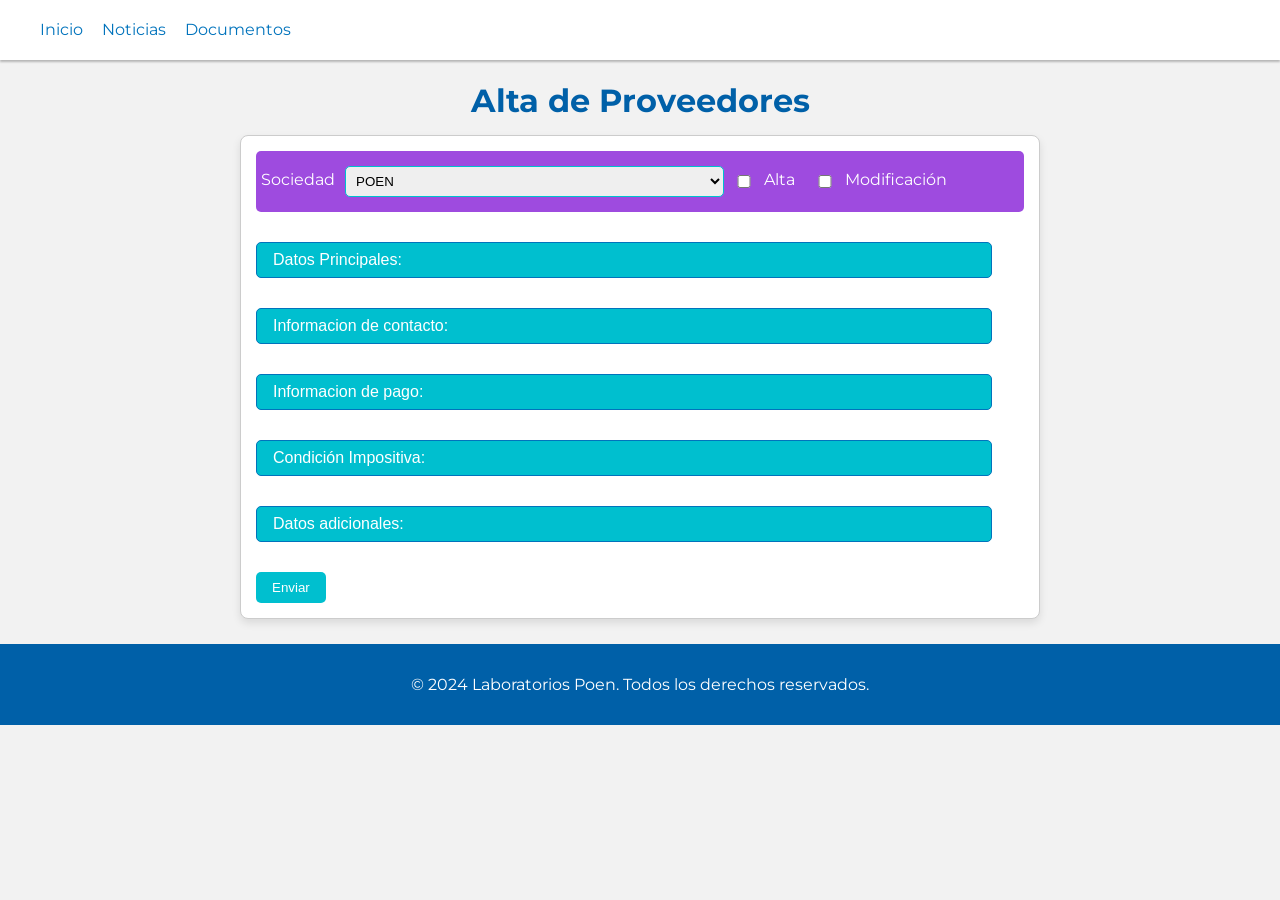
<file: agus/index.html>
<!DOCTYPE html>
<html lang="es">
<head>
    <meta charset="UTF-8">
    <meta name="viewport" content="width=device-width, initial-scale=1.0">
    <link rel="stylesheet" href="style.css">
    <link rel="preconnect" href="https://fonts.googleapis.com">
    <link rel="preconnect" href="https://fonts.gstatic.com" crossorigin>
    <link href="https://fonts.googleapis.com/css2?family=Montserrat:ital,wght@0,100..900;1,100..900&family=Playfair+Display:wght@600&display=swap" rel="stylesheet">
    <title>Alta de Proveedores</title>
</head>
<body>
    <nav class="navbar">
        <div class="container">
            <ul class="nav-links">
                <li><a href="#">Inicio</a></li>
                <li><a href="#">Noticias</a></li>
                <li><a href="#">Documentos</a></li>
            </ul>
        </div>
    </nav>

    <h1>Alta de Proveedores</h1>

    <section>
        <form>
            <section id="abm-proveedores">
                <label for="tipo_empresa">Sociedad</label>
                <select id="tipo_empresa" name="tipo_empresa" required>
                    <option value="POEN">POEN</option>
                    <option value="MAX_VISION">MAX VISION</option>
                </select>
                <input type="checkbox" id="alta" name="alta" value="alta" onchange="document.getElementById('modificacion').checked = !this.checked">
                <label for="alta">Alta</label><br>
                <input type="checkbox" id="modificacion" name="modificacion" value="modificacion" onchange="document.getElementById('alta').checked = !this.checked">
                <label for="modificacion">Modificación</label><br>
            </section>
            <button class="collapsible">Datos Principales:</button>
            <section class="bloques">
                <section>

                    <div>
                        <label for="razon_social">Razón Social:</label>
                        <input type="text" id="razon_social" name="razon_social" required placeholder="Ingrese la Razón Social">
                    </div>

                    <div>
                        <label for="cuit">CUIT:</label>
                        <input type="number" id="cuit" name="cuit" required min="0" placeholder="Ingrese el CUIT">
                    </div>

                    <div>
                        <label for="actividad_concepto">Actividad/Concepto:</label>
                        <input type="text" id="actividad_concepto" name="actividad_concepto" required placeholder="Ingrese la Actividad/Concepto">
                    </div>

                    <div>
                        <label for="direccion">Dirección:</label>
                        <input type="text" id="direccion" name="direccion" required placeholder="Ingrese la Dirección">
                    </div>

                    <div>
                        <label for="codigo_postal">Código Postal:</label>
                        <input type="number" id="codigo_postal" name="codigo_postal" required min="0" placeholder="Ingrese el Código Postal">
                    </div>

                    <div class="file-select">
                        <label for="constancia_sociedad">Constancia:</label>
                        <div class="container-input">
                            <input type="file" id="constancia_sociedad" name="constancia_sociedad" class="inputfile inputfile-1" data-multiple-caption="{count} archivos seleccionados" accept=".pdf,.jpg,.png" required>
                            <label for="constancia_sociedad" class="iborrainputfile-label"> <!-- Cambiamos el atributo 'for' a 'for="constancia_sociedad"' -->
                                <svg xmlns="http://www.w3.org/2000/svg" class="iborrainputfile" width="20" height="17" viewBox="0 0 20 17">
                                    <path d="M10 0l-5.2 4.9h3.3v5.1h3.8v-5.1h3.3l-5.2-4.9zm9.3 11.5l-3.2-2.1h-2l3.4 2.6h-3.5c-.1 0-.2.1-.2.1l-.8 2.3h-6l-.8-2.2c-.1-.1-.1-.2-.2-.2h-3.6l3.4-2.6h-2l-3.2 2.1c-.4.3-.7 1-.6 1.5l.6 3.1c.1.5.7.9 1.2.9h16.3c.6 0 1.1-.4 1.3-.9l.6-3.1c.1-.5-.2-1.2-.7-1.5z"></path>
                                </svg>
                                <span class="iborrainputfile">Seleccionar archivo</span>
                            </label>
                        </div>
                    </div>

                </section>
                <section id="condiciones_comerciales">
                    <h2>Condiciones Comerciales</h2>

                    <div>
                        <label for="moneda_facturacion">Moneda de Facturación:</label>
                        <select id="moneda_facturacion" name="moneda_facturacion" required>
                            <option value="ARS">ARS - Peso Argentino</option>
                            <option value="USD">USD - Dólar Estadounidense</option>
                            <option value="EUR">EUR - Euro </option>
                        </select>
                    </div>

                    <div>
                        <label for="lugar_entrega">Lugar de Entrega:</label>
                        <input type="text" id="lugar_entrega" name="lugar_entrega" required placeholder="Ingrese el Lugar de Entrega">
                    </div>

                    <div>
                        <label for="condicion_pago">Condición de Pago:</label>
                        <select id="condicion_pago" name="condicion_pago" required>
                            <option value="15">15 Días FF</option>
                            <option value="30">30 Días FF</option>
                            <option value="60">Contado contra entrega</option>
                        </select>
                    </div>
                </section>
            </section>
            <button class="collapsible">Informacion de contacto:</button>
            <section class="bloques" class="content">
                <section>
                    <h3>Comercial</h3>
                    <div>
                        <label for="contacto_comercial_nombre">Nombre:</label>
                        <input type="text" id="contacto_comercial_nombre" name="contacto_comercial_nombre" required placeholder="Ingrese el Nombre">
                    </div>

                    <div>
                        <label for="contacto_comercial_email">Email:</label>
                        <input type="email" id="contacto_comercial_email" name="contacto_comercial_email" required placeholder="Ingrese el Email">
                    </div>

                    <div>
                        <label for="contacto_comercial_telefono">Teléfono:</label>
                        <input type="number" id="contacto_comercial_telefono" name="contacto_comercial_telefono" required min="0" placeholder="Ingrese el Teléfono">
                    </div>
                </section>
                <section>
                    <h3>Administrativo</h3>

                    <div>
                        <label for="contacto_administrativo_nombre">Nombre:</label>
                        <input type="text" id="contacto_administrativo_nombre" name="contacto_administrativo_nombre" required placeholder="Ingrese el Nombre">
                    </div>

                    <div>
                        <label for="contacto_administrativo_email">Email:</label>
                        <input type="email" id="contacto_administrativo_email" name="contacto_administrativo_email" required placeholder="Ingrese el Email">
                    </div>

                    <div>
                        <label for="contacto_administrativo_telefono">Teléfono:</label>
                        <input type="number" id="contacto_administrativo_telefono" name="contacto_administrativo_telefono" required min="0" placeholder="Ingrese el Teléfono">
                    </div>
                </section>
                <section>
                    <h3>Otros</h3>

                    <div>
                        <label for="contacto_otros_nombre">Nombre:</label>
                        <input type="text" id="contacto_otros_nombre" name="contacto_otros_nombre" required placeholder="Ingrese el Nombre">
                    </div>

                    <div>
                        <label for="contacto_dministrativo_email">Email:</label>
                        <input type="email" id="contacto_dministrativo_email" name="contacto_dministrativo_email" required placeholder="Ingrese el Email">
                    </div>

                    <div>
                        <label for="contacto_dministrativo_telefono">Teléfono:</label>
                        <input type="number" id="contacto_dministrativo_telefono" name="contacto_dministrativo_telefono" required min="0" placeholder="Ingrese el Teléfono">
                    </div>
                </section>
            </section>
            <button class="collapsible">Informacion de pago:</button>
            <section class="bloques" class="content">
                <section>
                    <div>
                        <label for="banco">Banco:</label>
                        <input type="text" id="banco" name="banco" required placeholder="Ingrese el Banco">
                    </div>

                    <div>
                        <label for="cuenta">Cuenta:</label>
                        <input type="text" id="cuenta" name="cuenta" required placeholder="Ingrese la Cuenta">
                    </div>

                    <div>
                        <label for="cbu">CBU:</label>
                        <input type="text" id="cbu" name="cbu" required min="0" placeholder="Ingrese el CBU">
                    </div>
                </section>
                <section>
                    <div>
                        <label for="titular">Titular de la Cuenta:</label>
                        <input type="text" id="titular" name="titular" required placeholder="Ingrese el Titular de la Cuenta">
                    </div>

                    <div>
                        <label for="cuit_pago">CUIT del Titular:</label>
                        <input type="number" id="cuit_pago" name="cuit_pago" required min="0" placeholder="Ingrese el CUIT del Titular">
                    </div>

                    <div>
                        <label for="forma_pago">Forma de Pago:</label>
                        <select id="forma_pago" name="forma_pago" required>
                            <option value="transferencia">Transferencia Bancaria</option>
                            <option value="otro">Otro</option>
                        </select>
                    </div>
                </section>
            </section>
            <button class="collapsible">Condición Impositiva:</button>
            <section class="bloques" class="content">
                <section>
                    <div>
                        <label for="clase_factura_emitida">Clase de factura emitida:</label>
                        <input type="text" id="clase_factura_emitida" name="clase_factura_emitida" required placeholder="Ingrese la Clase de factura emitida">
                    </div>
                    <div>
                        <label for="tipo_iva">Tipo IVA:</label>
                        <input type="text" id="tipo_iva" name="tipo_iva" required placeholder="Ingrese el Tipo IVA">
                    </div>
                </section>
                <section>
                    <div>
                        <label for="tipo_iibb">Tipo IIBB:</label>
                        <input type="text" id="tipo_iibb" name="tipo_iibb" required placeholder="Ingrese el Tipo IIBB">
                    </div>
                    <div>
                        <label for="n_ingresos_brutos">Nº Ingresos Brutos:</label>
                        <input type="number" id="n_ingresos_brutos" name="n_ingresos_brutos" required min="0" placeholder="Ingrese el Nº Ingresos Brutos">
                    </div>
                </section>
            </section>
            <button class="collapsible">Datos adicionales:</button>
            <section class="bloques" class="content">  
                <section class="Datos_adicionales">
                    <div class="file-select">
                        <label for="adjuntos">Adjuntos:</label>
                        <div class="container-input">
                            <input type="file" id="adjuntos" name="adjuntos" class="inputfile inputfile-1" data-multiple-caption="{count} archivos seleccionados" accept=".pdf,.jpg,.png" required>
                            <label for="adjuntos" class="iborrainputfile-label">
                                <svg xmlns="http://www.w3.org/2000/svg" class="iborrainputfile" width="20" height="17" viewBox="0 0 20 17">
                                    <path d="M10 0l-5.2 4.9h3.3v5.1h3.8v-5.1h3.3l-5.2-4.9zm9.3 11.5l-3.2-2.1h-2l3.4 2.6h-3.5c-.1 0-.2.1-.2.1l-.8 2.3h-6l-.8-2.2c-.1-.1-.1-.2-.2-.2h-3.6l3.4-2.6h-2l-3.2 2.1c-.4.3-.7 1-.6 1.5l.6 3.1c.1.5.7.9 1.2.9h16.3c.6 0 1.1-.4 1.3-.9l.6-3.1c.1-.5-.2-1.2-.7-1.5z"></path>
                                </svg>
                                <span class="iborrainputfile">Seleccionar archivo</span>
                            </label>
                        </div>
                    </div>
                    <div>
                        <label for="observaciones">Observaciones:</label>
                        <textarea id="observaciones" name="observaciones" rows="4" cols="50" placeholder="Ingrese observaciones aquí..."></textarea>
                    </div>
                </section>
            </section>
            <button type="submit">Enviar</button>
        </form>
    </section>

    <footer class="footer">
        <div class="container">
            <p>&copy; 2024 Laboratorios Poen. Todos los derechos reservados.</p>
        </div>
    </footer>
    <script>
        var coll = document.getElementsByClassName("collapsible");
        var i;

        for (i = 0; i < coll.length; i++) {
            coll[i].addEventListener("click", function() {
                this.classList.toggle("active");
                var content = this.nextElementSibling;
                if (content.style.maxHeight){
                    content.style.maxHeight = null;
                } else {
                    content.style.maxHeight = content.scrollHeight + "px";
                } 
            });
        }
    </script>
    <script>
        'use strict';

    ;(function(document, window, index) {
        var inputs = document.querySelectorAll('.inputfile');
        Array.prototype.forEach.call(inputs, function(input) {
            var label = input.nextElementSibling,
                labelVal = label.innerHTML;

            input.addEventListener('change', function(e) {
                var fileName = '';
                if (this.files && this.files.length > 1)
                    fileName = (this.getAttribute('data-multiple-caption') || '').replace('{count}', this.files.length);
                else
                    fileName = e.target.value.split('\\').pop();

                if (fileName)
                    label.querySelector('span').innerHTML = fileName;
                else
                    label.innerHTML = labelVal;
            });
        });
    }(document, window, 0));

    </script>
</body>
</html>
</file>
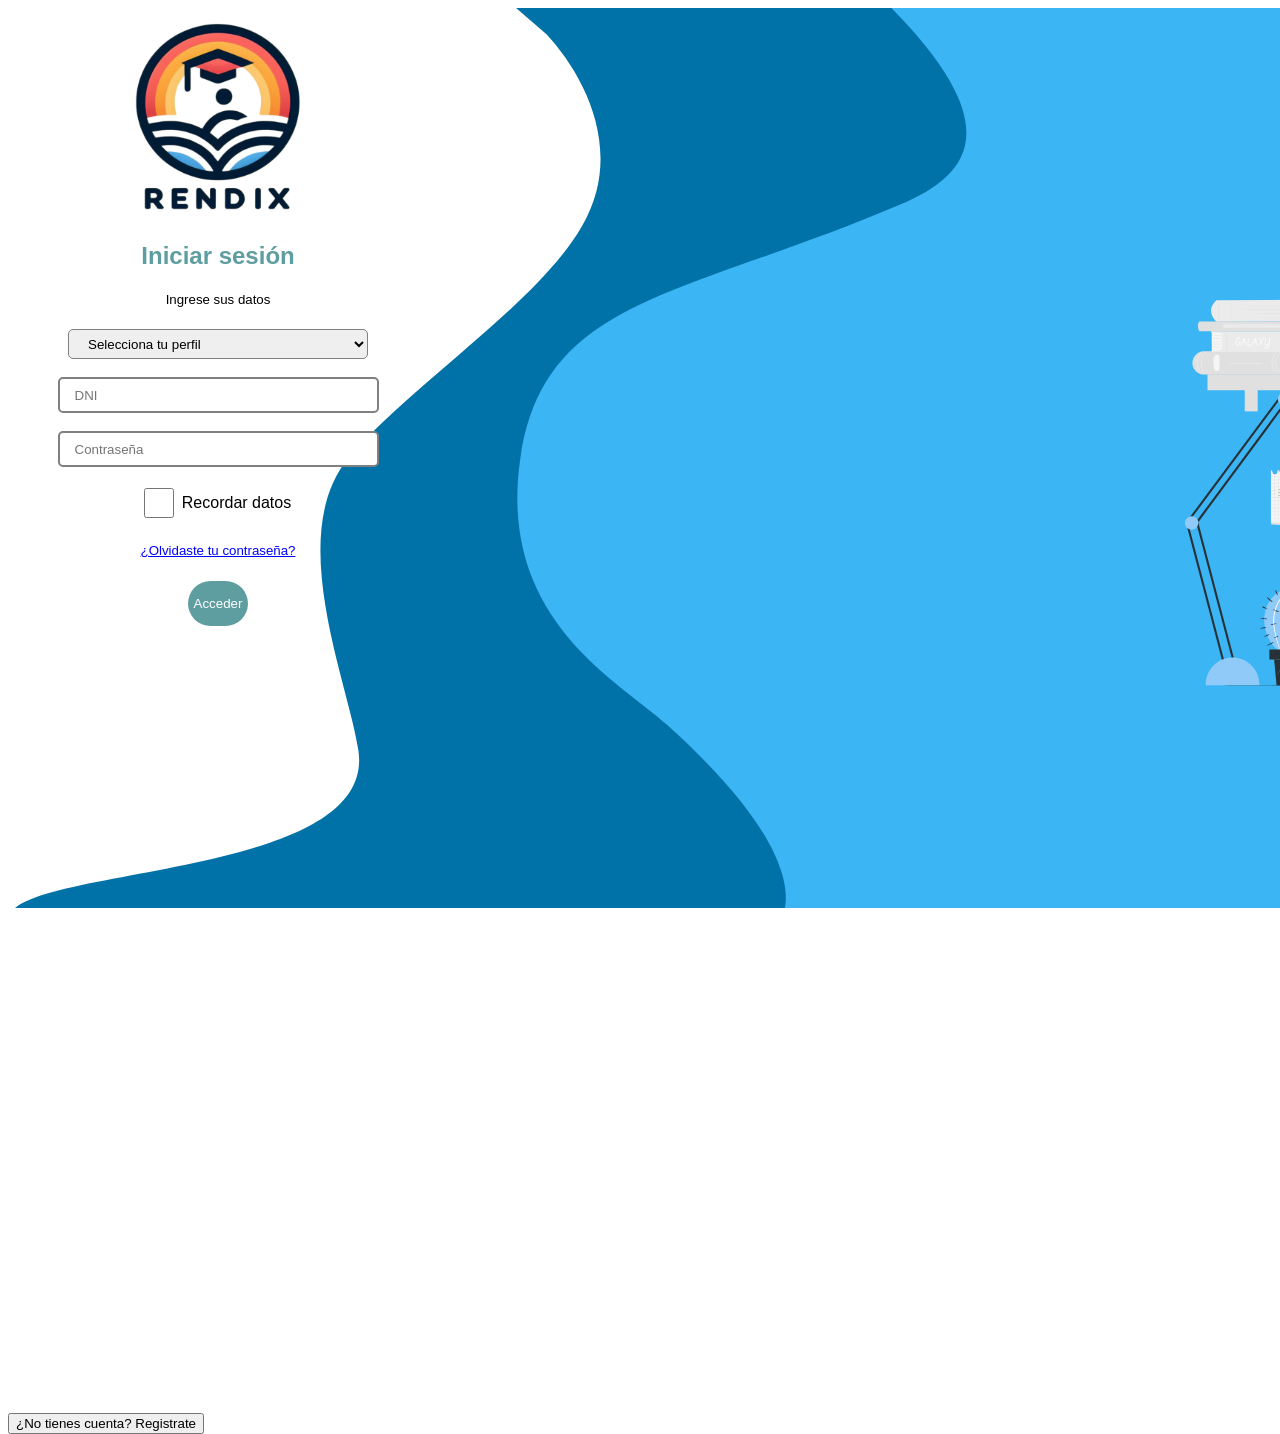
<file: client/index.html>
<!DOCTYPE html>
<html lang="es">
<head>
        <meta charset="UTF-8">
        <meta name="viewport" content="width=device-width, initial-scale=1.0">
      
        <title>Rendix</title>
        <link rel="icon" href="img/favicon.ico">
        <link rel="reset.css">
        <link rel="stylesheet" href="./styles/style_of_login.css">
        <link rel="preconnect" href="https://fonts.googleapis.com">
        <link rel="preconnect" href="https://fonts.gstatic.com" crossorigin>
        <link href="https://fonts.googleapis.com/css2?family=Poppins:wght@400;900&display=swap" rel="stylesheet">
    </head>
<body>
    <div id="container">
    <div id="formulario">
        <img class="logo" src="./images/img-logo.png" alt="logo">
        <h2>Iniciar sesión</h2>
        <h5>Ingrese sus datos</h5>
            <form action="form">
                <select name="perfil" id="perfil" form="Selecciona tu perfil" required>
                    <option value="invalid" aria-invalid="false">Selecciona tu perfil</option>
                    <option value="alumno">Alumno</option>
                    <option value="tutor">Tutor</option>
                    <option value="profesor">Profesor</option>
                </select><br></br>
                <input type="text" placeholder="DNI" required><br></br>
                <input type="password" placeholder="Contraseña" required><br></br>
                <div class="checkbox"><input type="checkbox" id="cb-acepto" required> <label for="cb-acepto">Recordar datos</label><br></br></div>
                <h5 id="recuperar-contraseña">¿Olvidaste tu contraseña?</h5>
                <button type="button">Acceder</button>
            </form>
    </div>
    <div>
        <button id="change-page-button" type="button">¿No tienes cuenta? Registrate</button>
        <img id="man-with-computer" src="./images/Telecommuting-pana 1.svg" alt="man with computer">
    </div>
    </div>
</body>
</html>
</file>
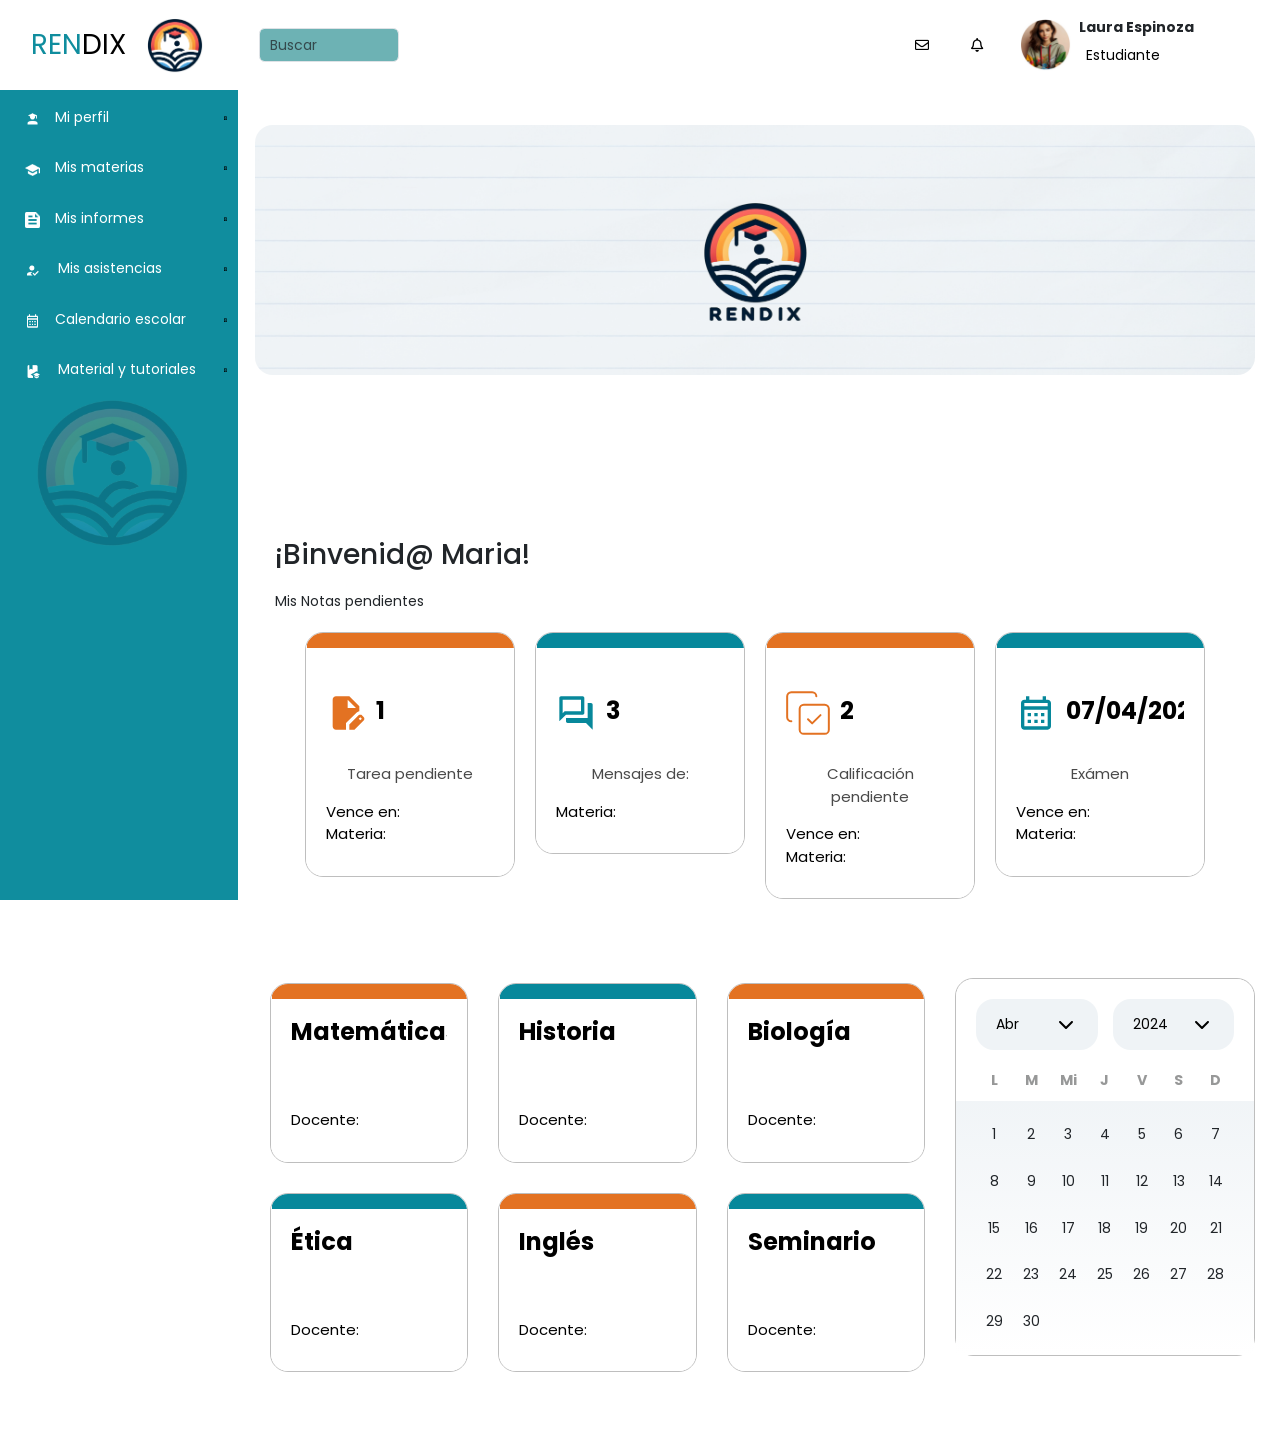
<file: client/estudiantes_dashboard/index.html>
<!DOCTYPE html>
<html lang="es">

    <head>
        <meta charset="UTF-8">
        <meta name="viewport" content="width=device-width, initial-scale=1.0">
      
        <title>Rendix</title>
        <link rel="icon" href="img/favicon.ico">
        <link rel="reset.css">
        <link rel="stylesheet" href="style.css">

        <link rel="preconnect" href="https://fonts.googleapis.com">
        <link rel="preconnect" href="https://fonts.gstatic.com" crossorigin>
        <link href="https://fonts.googleapis.com/css2?family=Poppins:wght@400;900&display=swap" rel="stylesheet">
        <link rel="stylesheet" href="https://maxcdn.bootstrapcdn.com/font-awesome/4.5.0/css/font-awesome.min.css">

        <link href="https://cdn.jsdelivr.net/npm/bootstrap@5.3.3/dist/css/bootstrap.min.css" rel="stylesheet">
    <link rel="stylesheet" href="https://cdnjs.cloudflare.com/ajax/libs/font-awesome/5.15.4/css/all.min.css">
    </head>

    <body>
        
        <section class="sidebar-section">
            <div class="sidebar-section-header">
                <nav class="navbar navbar-expand-lg navbar-light bg-white">
                    <div class="container-fluid">
                        <div class="row align-items-center">
                            <div class="col">
                                <span id="rendix_logo" style="color: #108d9e">REN</span><span id="rendix_logo" style="color: #000000">DIX</span>
                                </h1>
                            </div>
                            <div class="col-auto">
                                <a class="navbar-brand" href="#">
                                    <img class="img_logo_header" src="./img/img_logo2.png">
                                </a>
                            </div>
                        </div>
                        <button class="navbar-toggler" type="button" data-bs-toggle="collapse" data-bs-target="#navbarNav"
                            aria-controls="navbarNav" aria-expanded="false" aria-label="Toggle navigation">
                            <span class="navbar-toggler-icon"></span>
                        </button>
                        <div class="collapse navbar-collapse" id="navbarNav">
                            <form class="d-flex flex-grow-1">
                                <input class="form-control me-2 flex-grow-1" type="search" placeholder="Buscar"
                                    aria-label="Search">
                            </form>
                            <ul class="navbar-nav ms-auto flex-nowrap">
                                <li class="nav-item">
                                    <a class="nav-link" href="#"><i class="far fa-envelope"></i></a>
                                </li>
                                <li class="nav-item">
                                    <a class="nav-link" href="#"><i class="far fa-bell"></i></a>
                                </li>
                                <li class="nav-item dropdown">
                                    <div class="d-flex align-items-center">
                                        <img class="img-estudiante me-2" src="./img/img-estudiante.png" alt="img-estudiante">
                                        <div>
                                            <strong>Laura Espinoza</strong>
                                            <br>
                                            <a class="nav-link" href="#">
                                                <span class="d-inline-block">Estudiante</span>
                                            </a>
                                        </div>
                                    </div>
                                </li>
                            </ul>
                        </div>
                    </div>
                </nav>
                <script src="https://cdn.jsdelivr.net/npm/bootstrap@5.3.3/dist/js/bootstrap.bundle.min.js"></script>
            </div>
            <aside class="sidebar">
                <header>Menú</header>
                <nav class="sidebar_nav">
                    <ul>
                        <li>
                            <a href="#"><img src="img/img_home.png" id="img_sidebar"><span class="">Inicio</span></a>
                        </li>
                        <li>
                            <a href="#"><img src="img/img_perfil.png" id="img_sidebar"><span class="">Mi perfil</span></a>
                        </li>
                        <li>
                            <a href="#"><img src="img/img_materias.png" id="img_sidebar"><span class="">Mis materias</span></a>
                            <ul class="nav_flyout">
                                <li>
                                    <a href="#"> Matemáticas</a>
                                </li>
                                <li>
                                    <a href="#"> Ciencias sociales</a>
                                </li>
                                <li>
                                    <a href="#"> Biología</a>
                                </li>
                                <li>
                                    <a href="#"> Ética</a>
                                </li>
                                <li>
                                    <a href="#"> Inglés</a>
                                </li>
                                <li>
                                    <a href="#"> Seminario</a>
                                </li>
                            </ul>
                        </li>
                        <li>
                            <a href="#"><img src="img/img_informe.png" id="img_sidebar"><span class="">Mis informes</span></a>
                            <ul class="nav_flyout">
                                <li>
                                    <a href="#"> informes</a>
                                </li>
                                <li>
                                    <a href="#"> informes</a>
                                </li>
                                <li>
                                    <a href="#"> informes</a>
                                </li>
                                <li>
                                    <a href="#"> informes</a>
                                </li>
                                <li>
                                    <a href="#"> informes</a>
                                </li>
                            </ul>
                        </li>
                        <li>
                            <a href="#"><img src="img/img_asistencia.png" id="img_sidebar"></i> <span class="">Mis asistencias</span></a>
                        </li>
                        <li>
                            <a href="#"><img src="img/img_calendario.png" id="img_sidebar"><span class="">Calendario escolar</span></a>
                        </li>
                        <li>
                            <a href="#"><img src="img/img_material.png" id="img_sidebar"></i> <span class="">Material y tutoriales</span></a>
                        </li>
                    </ul>
                    <img src="img/img_logo2.png" id="img_sidebar_logo">
                </nav>
            </aside>
        </section>


        <section class="home">
        <div class="container-all">
            <div>
                <a id="goto-top-button"></a>
                <script src="https://ajax.googleapis.com/ajax/libs/jquery/3.5.1/jquery.min.js"></script>
            </div>

            <div class="container-banner">
                <div class="banner_welcome">
                    <img src="img/img_logo.png" alt="logo de Rendix" id="banner_logo">
                    <!--<h1> Bienvenid@ a Rendix (nombre del usuario)</h1>-->
                    <p></p>
                </div>
                <img src="img/img_banner.png" alt="Banner de Rendix" id="banner_img">
            </div>


            <div class="container-pendiente">
                <div class="pendiente-main">
                    <div id="titulo"><h2>¡Binvenid@ Maria!</h2></div>
                    <div id="notas">
                        Mis Notas pendientes
                    </div>
                    <div class="ag-format-container">
                        <div class="ag-pendiente_box">
                            <div class="ag-pendiente_item">
                                <a href="#" class="ag-pendiente-item_link">
                                <div class="ag-pendiente-item_bg"></div>
                                <div class="ag-pendiente-item_content">
                                    <div class="ag-icon">
                                        <svg class="icono-imagen" width="40" height="40" viewBox="0 0 50 50" fill="none" xmlns="http://www.w3.org/2000/svg">
                                            <path d="M12.5002 45.8333C11.3543 45.8333 10.3738 45.4257 9.5585 44.6104C8.74322 43.7951 8.33488 42.8138 8.3335 41.6666V8.33329C8.3335 7.18746 8.74183 6.2069 9.5585 5.39163C10.3752 4.57635 11.3557 4.16801 12.5002 4.16663H29.1668L41.6668 16.6666V22.9166C40.8682 23.0902 40.1217 23.368 39.4272 23.75C38.7328 24.1319 38.0904 24.618 37.5002 25.2083L25.0002 37.6562V45.8333H12.5002ZM29.1668 45.8333V39.427L40.6772 27.9687C40.9897 27.6562 41.337 27.4305 41.7189 27.2916C42.1009 27.1527 42.4828 27.0833 42.8647 27.0833C43.2814 27.0833 43.6807 27.1618 44.0627 27.3187C44.4446 27.4757 44.7918 27.7097 45.1043 28.0208L47.0314 29.9479C47.3092 30.2604 47.5266 30.6076 47.6835 30.9895C47.8404 31.3715 47.9182 31.7534 47.9168 32.1354C47.9168 32.5173 47.8474 32.9083 47.7085 33.3083C47.5696 33.7083 47.3439 34.0638 47.0314 34.375L35.5731 45.8333H29.1668ZM42.8647 34.1666L44.7918 32.1354L42.8647 30.2083L40.8856 32.1875L42.8647 34.1666ZM27.0835 18.75H37.5002L27.0835 8.33329V18.75Z" fill="#E37222"/>
                                        </svg>
                                    </div>
                                    <div class="ag-pendiente-item_title">1</div>
                                </div>
                                <div class="ag-pendiente-item_desc">Tarea pendiente
                                </div>
                                <div class="ag-pendiente-item_cal">Vence en:
                                    <span class="ag-pendiente-item_name"><!--fecha calendario--></span>
                                </div>
                                <div class="ag-pendiente-item_cal">Materia:
                                    <span class="ag-pendiente-item_name"><!--nombre de la materia--></span>
                                </div>
                                </a>
                            </div>
    
                            <div class="ag-pendiente_item">
                                <a href="#" class="ag-pendiente-item_link">
                                <div class="ag-pendiente-item_bg"></div>
                                <div class="ag-pendiente-item_content">
                                    <div class="ag-icon">
                                        <svg width="40" height="40" viewBox="0 0 50 50" fill="none" xmlns="http://www.w3.org/2000/svg">
                                            <path d="M33.3332 27.0833C34.479 27.0833 35.4165 26.1458 35.4165 25V6.24996C35.4165 5.10413 34.479 4.16663 33.3332 4.16663H6.24984C5.104 4.16663 4.1665 5.10413 4.1665 6.24996V35.4166L12.4998 27.0833H33.3332ZM8.33317 25.3541V8.33329H31.2498V22.9166H10.7707L8.33317 25.3541ZM45.8332 14.5833C45.8332 13.4375 44.8957 12.5 43.7498 12.5H39.5832V31.25H12.4998V35.4166C12.4998 36.5625 13.4373 37.5 14.5832 37.5H37.4998L45.8332 45.8333V14.5833Z" fill="#07889B"/></svg>
                                        </div>
                                    <div class="ag-pendiente-item_title">3</div>
                                </div>
                                <div class="ag-pendiente-item_desc">Mensajes de:
                                    <span class="ag-pendiente-item_name"><!--nombre del docente--></span><br>
                                </div>
                                <div class="ag-pendiente-item_cal">Materia:
                                    <span class="ag-pendiente-item_name"><!--nombre de la materia--></span>
                                </div>
                                </a>
                            </div>
    
                            <div class="ag-pendiente_item">
                                <a href="#" class="ag-pendiente-item_link">
                                <div class="ag-pendiente-item_bg"></div>
                                <div class="ag-pendiente-item_content">
                                    <div class="ag-icon">
                                        <svg width="44" height="44" viewBox="0 0 44 44" fill="none" xmlns="http://www.w3.org/2000/svg">
                                            <path d="M22 28.2499L26.1667 32.4166L34.5 24.0833" stroke="#E37222" stroke-width="2" stroke-linecap="round" stroke-linejoin="round"/>
                                            <path d="M38.6665 13.6666H17.8332C15.532 13.6666 13.6665 15.5321 13.6665 17.8333V38.6666C13.6665 40.9678 15.532 42.8333 17.8332 42.8333H38.6665C40.9677 42.8333 42.8332 40.9678 42.8332 38.6666V17.8333C42.8332 15.5321 40.9677 13.6666 38.6665 13.6666Z" stroke="#E37222" stroke-width="2" stroke-linecap="round" stroke-linejoin="round"/>
                                            <path d="M5.33317 30.3333C3.0415 30.3333 1.1665 28.4583 1.1665 26.1666V5.33329C1.1665 3.04163 3.0415 1.16663 5.33317 1.16663H26.1665C28.4582 1.16663 30.3332 3.04163 30.3332 5.33329" stroke="#E37222" stroke-width="2" stroke-linecap="round" stroke-linejoin="round"/>
                                        </svg>
                                    </div>
                                    <div class="ag-pendiente-item_title">2</div>
                                </div>
                                <div class="ag-pendiente-item_desc">Calificación pendiente
                                </div>
                                <div class="ag-pendiente-item_cal">Vence en:
                                    <span class="ag-pendiente-item_name"><!--fecha calendario--></span>
                                </div>
                                <div class="ag-pendiente-item_cal">Materia:
                                    <span class="ag-pendiente-item_name"><!--nombre de la materia--></span>
                                </div>
                                </a>
                            </div>
    
                            <div class="ag-pendiente_item">
                                <a href="#" class="ag-pendiente-item_link">
                                <div class="ag-pendiente-item_bg"></div>
                                <div class="ag-pendiente-item_content">
                                    <div class="ag-icon">
                                        <svg width="40" height="40" viewBox="0 0 50 50" fill="none" xmlns="http://www.w3.org/2000/svg">
                                            <path d="M39.5833 8.33329H37.5V4.16663H33.3333V8.33329H16.6667V4.16663H12.5V8.33329H10.4167C8.10417 8.33329 6.27083 10.2083 6.27083 12.5L6.25 41.6666C6.25 42.7717 6.68899 43.8315 7.47039 44.6129C8.25179 45.3943 9.3116 45.8333 10.4167 45.8333H39.5833C41.875 45.8333 43.75 43.9583 43.75 41.6666V12.5C43.75 10.2083 41.875 8.33329 39.5833 8.33329ZM39.5833 41.6666H10.4167V20.8333H39.5833V41.6666ZM39.5833 16.6666H10.4167V12.5H39.5833V16.6666ZM18.75 29.1666H14.5833V25H18.75V29.1666ZM27.0833 29.1666H22.9167V25H27.0833V29.1666ZM35.4167 29.1666H31.25V25H35.4167V29.1666ZM18.75 37.5H14.5833V33.3333H18.75V37.5ZM27.0833 37.5H22.9167V33.3333H27.0833V37.5ZM35.4167 37.5H31.25V33.3333H35.4167V37.5Z" fill="#07889B"/>
                                        </svg>
                                    </div>
                                    <div class="ag-pendiente-item_title">07/04/2024</div>
                                </div>
                                <div class="ag-pendiente-item_desc">Exámen
                                    <span class="ag-pendiente-item_name"><!--nombre del docente--></span>
                                </div>
                                <div class="ag-pendiente-item_cal">Vence en:
                                    <span class="ag-pendiente-item_name"><!--fecha calendario--></span>
                                </div>
                                <div class="ag-pendiente-item_cal">Materia:
                                    <span class="ag-pendiente-item_name"><!--nombre de la materia--></span>
                                </div>
                                </a>
                            </div>
                        </div>
                    </div>
                </div>
            </div>



            <div class="cursos-main">
                <div class="ag-format-container">
                    <div class="ag-courses_box">

                        <div class="ag-courses_item">
                            <a href="#" class="ag-courses-item_link">
                            <div class="ag-courses-item_bg"></div>
                            <div class="ag-courses-item_title">Matemáticas</div>
                            <div class="ag-courses-item_docente">Docente:
                                <span class="ag-courses-item_name"><!--nombre del docente--></span>
                            </div>
                            </a>
                        </div>

                        <div class="ag-courses_item">
                            <a href="#" class="ag-courses-item_link">
                            <div class="ag-courses-item_bg"></div>
                            <div class="ag-courses-item_title">Historia</div>
                            <div class="ag-courses-item_docente">Docente:
                                <span class="ag-courses-item_name"><!--nombre del docente--></span>
                            </div>
                            </a>
                        </div>

                        <div class="ag-courses_item">
                            <a href="#" class="ag-courses-item_link">
                            <div class="ag-courses-item_bg"></div>
                            <div class="ag-courses-item_title">Biología</div>
                            <div class="ag-courses-item_docente">Docente:
                                <span class="ag-courses-item_name"><!--nombre del docente--></span>
                            </div>
                            </a>
                        </div>

                        <div class="ag-courses_item">
                            <a href="#" class="ag-courses-item_link">
                            <div class="ag-courses-item_bg"></div>
                            <div class="ag-courses-item_title">Ética</div>
                            <div class="ag-courses-item_docente">Docente:
                                <span class="ag-courses-item_name"><!--nombre del docente--></span>
                            </div>
                            </a>
                        </div>

                        <div class="ag-courses_item">
                            <a href="#" class="ag-courses-item_link">
                            <div class="ag-courses-item_bg"></div>
                            <div class="ag-courses-item_title">Inglés</div>
                            <div class="ag-courses-item_docente">Docente:
                                <span class="ag-courses-item_name"><!--nombre del docente--></span>
                            </div>
                            </a>
                        </div>

                        <div class="ag-courses_item">
                            <a href="#" class="ag-courses-item_link">
                            <div class="ag-courses-item_bg"></div>
                            <div class="ag-courses-item_title">Seminario</div>
                            <div class="ag-courses-item_docente">Docente:
                                <span class="ag-courses-item_name"><!--nombre del docente--></span>
                            </div>
                            </a>
                        </div>
                  
                    </div>
                </div>
            </div>

            <div class="cursos-events"> 
                <div class="calendar">
                    <div class="calendar__opts">
                        <select name="calendar__month" id="calendar__month">
                            <option>Ene</option>
                            <option>Feb</option>
                            <option>Mar</option>
                            <option selected>Abr</option>
                            <option>May</option>
                            <option>Jun</option>
                            <option>Jul</option>
                            <option>Ago</option>
                            <option>Sep</option>
                            <option>Oct</option>
                            <option>Nov</option>
                            <option>Dic</option>
                        </select>
                  
                        <select name="calendar__year" id="calendar__year">
                            <option>2022</option>
                            <option>2023</option>
                            <option selected>2024</option>
                        </select>
                    </div>
                  
                    <div class="calendar__body">
                        <div class="calendar__days">
                            <div>L</div>
                            <div>M</div>
                            <div>Mi</div>
                            <div>J</div>
                            <div>V</div>
                            <div>S</div>
                            <div>D</div>
                    </div>
                  
                    <div class="calendar__dates">
                        <div class="calendar__date"><span>1</span></div>
                        <div class="calendar__date"><span>2</span></div>
                        <div class="calendar__date"><span>3</span></div>
                        <div class="calendar__date"><span>4</span></div>
                        <div class="calendar__date"><span>5</span></div>
                        <div class="calendar__date"><span>6</span></div>
                        <div class="calendar__date"><span>7</span></div>
                        <div class="calendar__date"><span>8</span></div>
                        <div class="calendar__date"><span>9</span></div>
                        <div class="calendar__date"><span>10</span></div>
                        <div class="calendar__date"><span>11</span></div>
                        <div class="calendar__date"><span>12</span></div>
                        <div class="calendar__date"><span>12</span></div>
                        <div class="calendar__date"><span>13</span></div>
                        <div class="calendar__date"><span>14</span></div>
                        <div class="calendar__date"><span>15</span></div>
                        <div class="calendar__date"><span>16</span></div>
                        <div class="calendar__date"><span>17</span></div>
                        <div class="calendar__date"><span>18</span></div>
                        <div class="calendar__date calendar__date--selected calendar__date--first-date calendar__date--range-start"><span>19</span></div>
                        <div class="calendar__date calendar__date--selected calendar__date--last-date"><span>20</span></div>
                        <div class="calendar__date calendar__date--selected calendar__date--first-date"><span>21</span></div>
                        <div class="calendar__date calendar__date--selected"><span>22</span></div>
                        <div class="calendar__date calendar__date--selected"><span>23</span></div>
                        <div class="calendar__date calendar__date--selected calendar__date--last-date calendar__date--range-end"><span>24</span></div>
                        <div class="calendar__date"><span>25</span></div>
                        <div class="calendar__date"><span>26</span></div>
                        <div class="calendar__date"><span>27</span></div>
                        <div class="calendar__date"><span>28</span></div>
                        <div class="calendar__date"><span>29</span></div>
                        <div class="calendar__date"><span>30</span></div>
                        <div class="calendar__date"><span>28</span></div>
                        <div class="calendar__date"><span>29</span></div>
                        <div class="calendar__date"><span>30</span></div>
                        <div class="calendar__date calendar__date--grey"><span>1</span></div>
                    </div>
                   
            </div>
            <div id="eventModal" class="modal">
                <div class="modal-content">
                    <span class="close-button">×</span>
                    <h2>Evento o Tarea</h2>
                    <input type="text" id="eventName" placeholder="Nombre del Evento/Tarea">
                    <div class="modal-buttons">
                        <button id="modifyEventButton" style="display:none;">Modificar</button>
                        <button id="cancelEventButton" style="display:none;">Borrar Evento</button>
                        <button id="saveEventButton">Guardar</button>
                    </div>
                </div>
            </div>
        </div>
        
        

        
    </section>


        <script src="script.js"></script>
    </body>
</html>
</file>
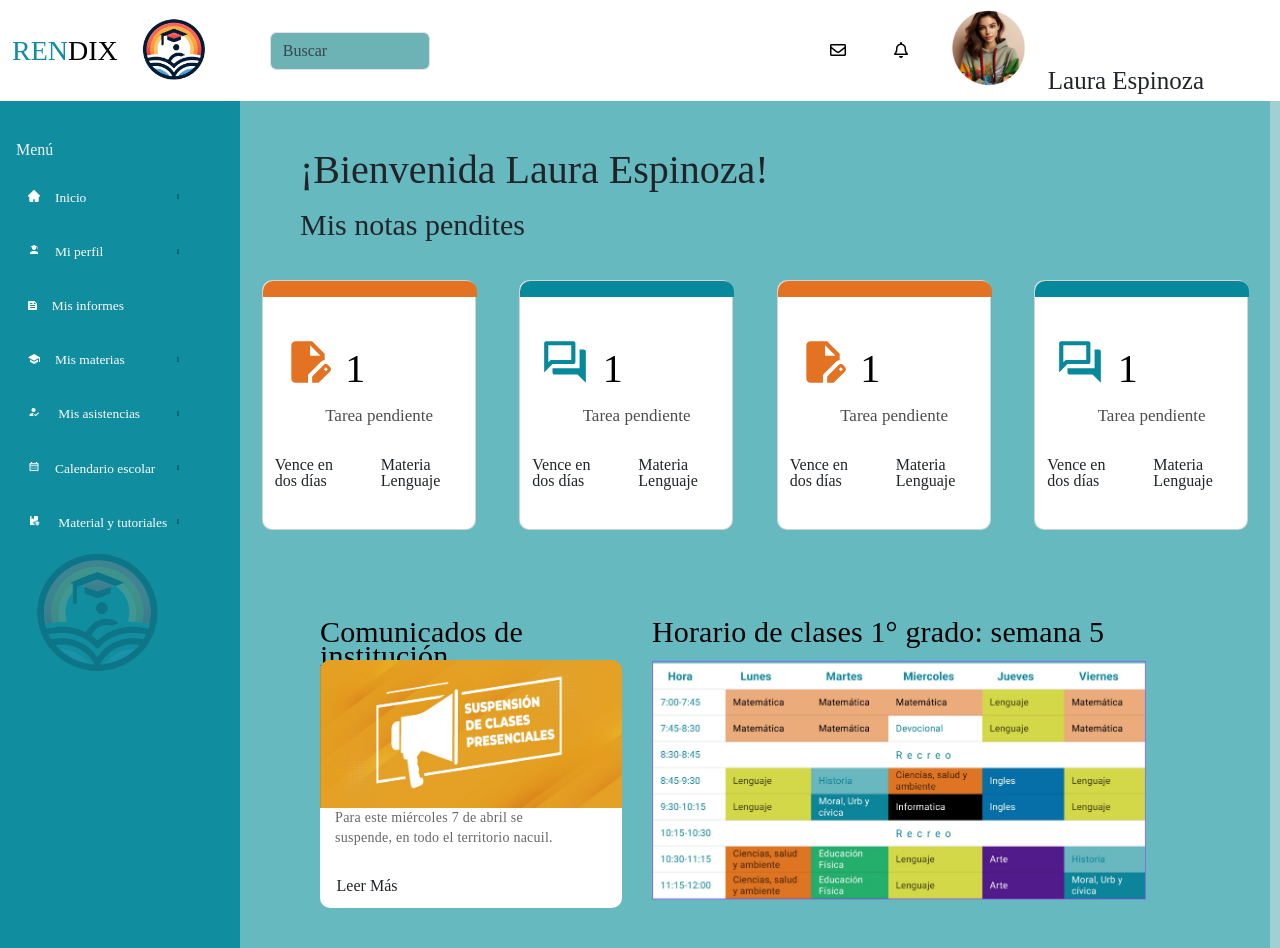
<file: client/father-page/index.html>
<!DOCTYPE html>
<html lang="es">

    <head>
        <meta charset="UTF-8">
        <meta name="viewport" content="width=device-width, initial-scale=1.0">

        <title>Rendix</title>
        <link rel="icon" href="./img/favicon.ico">
        
        <link rel="preconnect" href="https://fonts.googleapis.com">
        <link rel="preconnect" href="https://fonts.gstatic.com" crossorigin>
        <link href="https://fonts.googleapis.com/css2?family=Poppins:wght@400;900&display=swap" rel="stylesheet">
        <link rel="stylesheet" href="https://maxcdn.bootstrapcdn.com/font-awesome/4.5.0/css/font-awesome.min.css">

        <link href="https://cdn.jsdelivr.net/npm/bootstrap@5.3.3/dist/css/bootstrap.min.css" rel="stylesheet">
        <link rel="stylesheet" href="https://cdnjs.cloudflare.com/ajax/libs/font-awesome/5.15.4/css/all.min.css">

        <link rel="stylesheet" href="./style/reset.css">
        <link rel="stylesheet" href="./style/style.css">
    </head>

    <body>
        
        <section class="sidebar-section">
            <div class="sidebar-section-header">
                <nav class="navbar navbar-expand-lg navbar-light bg-white">
                    <div class="container-fluid">
                        <div class="row align-items-center">
                            <div class="col">
                                <span id="rendix_logo" style="color: #108d9e">REN</span><span id="rendix_logo" style="color: #000000">DIX</span>
                                </h1>
                            </div>
                            <div class="col-auto">
                                <a class="navbar-brand" href="#">
                                    <img class="img_logo_header" src="./img/img_logo2.png">
                                </a>
                            </div>
                        </div>
                        <button class="navbar-toggler" type="button" data-bs-toggle="collapse" data-bs-target="#navbarNav"
                            aria-controls="navbarNav" aria-expanded="false" aria-label="Toggle navigation">
                            <span class="navbar-toggler-icon"></span>
                        </button>
                        <div class="collapse navbar-collapse" id="navbarNav">
                            <form class="d-flex flex-grow-1">
                                <input class="form-control me-2 flex-grow-1" type="search" placeholder="Buscar"
                                    aria-label="Search">
                            </form>
                            <ul class="navbar-nav ms-auto flex-nowrap">
                                <li class="nav-item">
                                    <a class="nav-link" href="#"><i class="far fa-envelope"></i></a>
                                </li>
                                <li class="nav-item">
                                    <a class="nav-link" href="#"><i class="far fa-bell"></i></a>
                                </li>
                                <li class="nav-item">
                                    <div class="d-flex align-items-center">
                                        <div class="padre">
                                        </div>
                                    </div>
                                </li>
                            </ul>
                        </div>
                    </div>
                </nav>
                <script src="https://cdn.jsdelivr.net/npm/bootstrap@5.3.3/dist/js/bootstrap.bundle.min.js"></script>
            </div>
            
            <aside class="sidebar">
                <header>Menú</header>
                <nav class="sidebar_nav">
                    <ul>
                        <li>
                            <a href="#"><img src="./img/img_home.png" id="img_sidebar"><span class="">Inicio</span></a>
                        </li>
                        <li>
                            <a href="./perfil/perfil.html"><img src="./img/img_perfil.png" id="img_sidebar"><span class="">Mi perfil</span></a>
                        </li>
                        <li>
                            <div class="dropdown">
                                <a href="#" class="dropbtn"><img src="./img/img_informe.png" id="img_sidebar"><span>Mis informes</span></a>
                                <div class="dropdown-content">
                                    <a href="./evalucion/evaluacion.html"><span class="">Evaluaciones</span></a>
                                    <a href="./historialAcademico/historialAcademico.html"><span class="">Historial Academico</span></a>
                                </div>
                            </div>
                        </li>
                        <li>
                            <a href="#"><img src="./img/img_materias.png" id="img_sidebar"><span class="">Mis materias</span></a>
                        </li>

                        <li>
                            <a href="#"><img src="./img/img_asistencia.png" id="img_sidebar"></i> <span class="">Mis asistencias</span></a>
                        </li>
                        <li>
                            <a href="#"><img src="./img/img_calendario.png" id="img_sidebar"><span class="">Calendario escolar</span></a>
                        </li>
                        <li>
                            <a href="#"><img src="./img/img_material.png" id="img_sidebar"></i> <span class="">Material y tutoriales</span></a>
                        </li>
                    </ul>
                    <img src="./img/img_logo2.png" id="img_sidebar_logo">
                </nav>
            </aside>
        </section>

        <section class="home">
            <div class="container-all">
                <div class="titulos">
                    <div class="bienvenida" ></div>
                    <div class="notas"></div>
                </div>

                <div class="row cleaning">
                    <div class="col-lg-6 col-md-12 col-sm-12 cards-container cleaning">
                        <div class="card">
                            <div class="card-top card-top1"></div>
                            <div class="row cleaning">
                                <div class="col-4 col-md-4 icono cleaning">
                                    <svg class="icono-imagen" width="50" height="50" viewBox="0 0 50 50" fill="none" xmlns="http://www.w3.org/2000/svg">
                                        <path d="M12.5002 45.8333C11.3543 45.8333 10.3738 45.4257 9.5585 44.6104C8.74322 43.7951 8.33488 42.8138 8.3335 41.6666V8.33329C8.3335 7.18746 8.74183 6.2069 9.5585 5.39163C10.3752 4.57635 11.3557 4.16801 12.5002 4.16663H29.1668L41.6668 16.6666V22.9166C40.8682 23.0902 40.1217 23.368 39.4272 23.75C38.7328 24.1319 38.0904 24.618 37.5002 25.2083L25.0002 37.6562V45.8333H12.5002ZM29.1668 45.8333V39.427L40.6772 27.9687C40.9897 27.6562 41.337 27.4305 41.7189 27.2916C42.1009 27.1527 42.4828 27.0833 42.8647 27.0833C43.2814 27.0833 43.6807 27.1618 44.0627 27.3187C44.4446 27.4757 44.7918 27.7097 45.1043 28.0208L47.0314 29.9479C47.3092 30.2604 47.5266 30.6076 47.6835 30.9895C47.8404 31.3715 47.9182 31.7534 47.9168 32.1354C47.9168 32.5173 47.8474 32.9083 47.7085 33.3083C47.5696 33.7083 47.3439 34.0638 47.0314 34.375L35.5731 45.8333H29.1668ZM42.8647 34.1666L44.7918 32.1354L42.8647 30.2083L40.8856 32.1875L42.8647 34.1666ZM27.0835 18.75H37.5002L27.0835 8.33329V18.75Z" fill="#E37222"/>
                                    </svg>
                                </div>
                                <div class="col-8 col-md-8 cleaning">
                                    <div class="row nota cleaning">
                                        <div class="col-12 col-md-12 cantidad cleaning">1</div>
                                        <div class="col-12 col-md-12 leyenda cleaning">Tarea pendiente</div>
                                    </div>
                                </div>
                            </div>
                            <div class="row cleaning detalles">
                                <div class="col-6 col-md-6 detalle-izquierdo">
                                    <p>Vence en <br> dos días</p>
                                </div>
                                <div class="col-6 col-md-6 detalle-derecho">
                                    <p>Materia<br>Lenguaje</p>
                                </div>
                            </div>
                        </div>    
                        <div class="card">
                            <div class="card-top card-top2"></div>
                            <div class="row cleaning">
                                <div class="col-4 col-md-4 icono cleaning">
                                    <svg width="50" height="50" viewBox="0 0 50 50" fill="none" xmlns="http://www.w3.org/2000/svg">
                                        <path d="M33.3332 27.0833C34.479 27.0833 35.4165 26.1458 35.4165 25V6.24996C35.4165 5.10413 34.479 4.16663 33.3332 4.16663H6.24984C5.104 4.16663 4.1665 5.10413 4.1665 6.24996V35.4166L12.4998 27.0833H33.3332ZM8.33317 25.3541V8.33329H31.2498V22.9166H10.7707L8.33317 25.3541ZM45.8332 14.5833C45.8332 13.4375 44.8957 12.5 43.7498 12.5H39.5832V31.25H12.4998V35.4166C12.4998 36.5625 13.4373 37.5 14.5832 37.5H37.4998L45.8332 45.8333V14.5833Z" fill="#07889B"/>
                                    </svg>
                                </div>
                                <div class="col-8 col-md-8 cleaning">
                                    <div class="row nota cleaning">
                                        <div class="col-12 col-md-12 cantidad cleaning">1</div>
                                        <div class="col-12 col-md-12 leyenda cleaning">Tarea pendiente</div>
                                    </div>
                                </div>
                            </div>
                            <div class="row cleaning detalles">
                                <div class="col-6 col-md-6 detalle-izquierdo">
                                    <p>Vence en <br> dos días</p>
                                </div>
                                <div class="col-6 col-md-6 detalle-derecho">
                                    <p>Materia<br>Lenguaje</p>
                                </div>
                            </div>
                        </div>    
                    </div>

                    <div class="col-lg-6 col-md-12 col-sm-12 cards-container cleaning">
                        <div class="card">
                            <div class="card-top card-top1"></div>
                            <div class="row cleaning">
                                <div class="col-4 col-md-4 icono cleaning">
                                    <svg class="icono-imagen" width="50" height="50" viewBox="0 0 50 50" fill="none" xmlns="http://www.w3.org/2000/svg">
                                        <path d="M12.5002 45.8333C11.3543 45.8333 10.3738 45.4257 9.5585 44.6104C8.74322 43.7951 8.33488 42.8138 8.3335 41.6666V8.33329C8.3335 7.18746 8.74183 6.2069 9.5585 5.39163C10.3752 4.57635 11.3557 4.16801 12.5002 4.16663H29.1668L41.6668 16.6666V22.9166C40.8682 23.0902 40.1217 23.368 39.4272 23.75C38.7328 24.1319 38.0904 24.618 37.5002 25.2083L25.0002 37.6562V45.8333H12.5002ZM29.1668 45.8333V39.427L40.6772 27.9687C40.9897 27.6562 41.337 27.4305 41.7189 27.2916C42.1009 27.1527 42.4828 27.0833 42.8647 27.0833C43.2814 27.0833 43.6807 27.1618 44.0627 27.3187C44.4446 27.4757 44.7918 27.7097 45.1043 28.0208L47.0314 29.9479C47.3092 30.2604 47.5266 30.6076 47.6835 30.9895C47.8404 31.3715 47.9182 31.7534 47.9168 32.1354C47.9168 32.5173 47.8474 32.9083 47.7085 33.3083C47.5696 33.7083 47.3439 34.0638 47.0314 34.375L35.5731 45.8333H29.1668ZM42.8647 34.1666L44.7918 32.1354L42.8647 30.2083L40.8856 32.1875L42.8647 34.1666ZM27.0835 18.75H37.5002L27.0835 8.33329V18.75Z" fill="#E37222"/>
                                    </svg>
                                </div>
                                <div class="col-8 col-md-8 cleaning">
                                    <div class="row nota cleaning">
                                        <div class="col-12 col-md-12 cantidad cleaning">1</div>
                                        <div class="col-12 col-md-12 leyenda cleaning">Tarea pendiente</div>
                                    </div>
                                </div>
                            </div>
                            <div class="row cleaning detalles">
                                <div class="col-6 col-md-6 detalle-izquierdo">
                                    <p>Vence en <br> dos días</p>
                                </div>
                                <div class="col-6 col-md-6 detalle-derecho">
                                    <p>Materia<br>Lenguaje</p>
                                </div>
                            </div>
                        </div>    
                        <div class="card">
                            <div class="card-top card-top2"></div>
                            <div class="row cleaning">
                                <div class="col-4 col-md-4 icono cleaning">
                                    <svg width="50" height="50" viewBox="0 0 50 50" fill="none" xmlns="http://www.w3.org/2000/svg">
                                        <path d="M33.3332 27.0833C34.479 27.0833 35.4165 26.1458 35.4165 25V6.24996C35.4165 5.10413 34.479 4.16663 33.3332 4.16663H6.24984C5.104 4.16663 4.1665 5.10413 4.1665 6.24996V35.4166L12.4998 27.0833H33.3332ZM8.33317 25.3541V8.33329H31.2498V22.9166H10.7707L8.33317 25.3541ZM45.8332 14.5833C45.8332 13.4375 44.8957 12.5 43.7498 12.5H39.5832V31.25H12.4998V35.4166C12.4998 36.5625 13.4373 37.5 14.5832 37.5H37.4998L45.8332 45.8333V14.5833Z" fill="#07889B"/>
                                    </svg>
                                </div>
                                <div class="col-8 col-md-8 cleaning">
                                    <div class="row nota cleaning">
                                        <div class="col-12 col-md-12 cantidad cleaning">1</div>
                                        <div class="col-12 col-md-12 leyenda cleaning">Tarea pendiente</div>
                                    </div>
                                </div>
                            </div>
                            <div class="row cleaning detalles">
                                <div class="col-6 col-md-6 detalle-izquierdo">
                                    <p>Vence en <br> dos días</p>
                                </div>
                                <div class="col-6 col-md-6 detalle-derecho">
                                    <p>Materia<br>Lenguaje</p>
                                </div>
                            </div>
                        </div>    
                    </div>
                </div>

                <div class="row cleaning informes">
                    <div class="col-lg-6 col-md-12 cleaning container-comunicado">
                        <h2 class="titulo-comunicado">Comunicados de institución</h2>
                        <div class="imagen-comunicado">
                            <div class="icono-comunicado">
                                <img src="./img/img-icono.jpg" alt="Imagen Comunicado" class="icono-comunicado">
                            </div>
                            <div class="detalle-comunicado">
                                <div class="row cleaning comunicado"></div>
                                    <div class="col-12 col-md-12 cleaning text-comunicado">
                                        <p class="text-comentary">Para este miércoles 7 de abril se<br> suspende, en todo el territorio nacuil.</p>
                                    </div>
                                    <div class="col-12 col-md-12 cleaning leerMas">
                                        <p>Leer Más</p>
                                    </div>
                            </div>
                        </div>
                    </div>
                    <div class="col-lg-6 col-md-12 cleaning container-horarios">
                        <p class="titulo-horarios">Horario de clases 1° grado: semana 5</p>
                        <div class="imangen-horario">
                            <img src="./img/horarios.jpg" alt="Horarios" class="img-horario">
                        </div>
                    </div>
                </div>
            </div>   
        </section>

        <script src="./js/script.js"></script>
    </body>
</html>
</file>
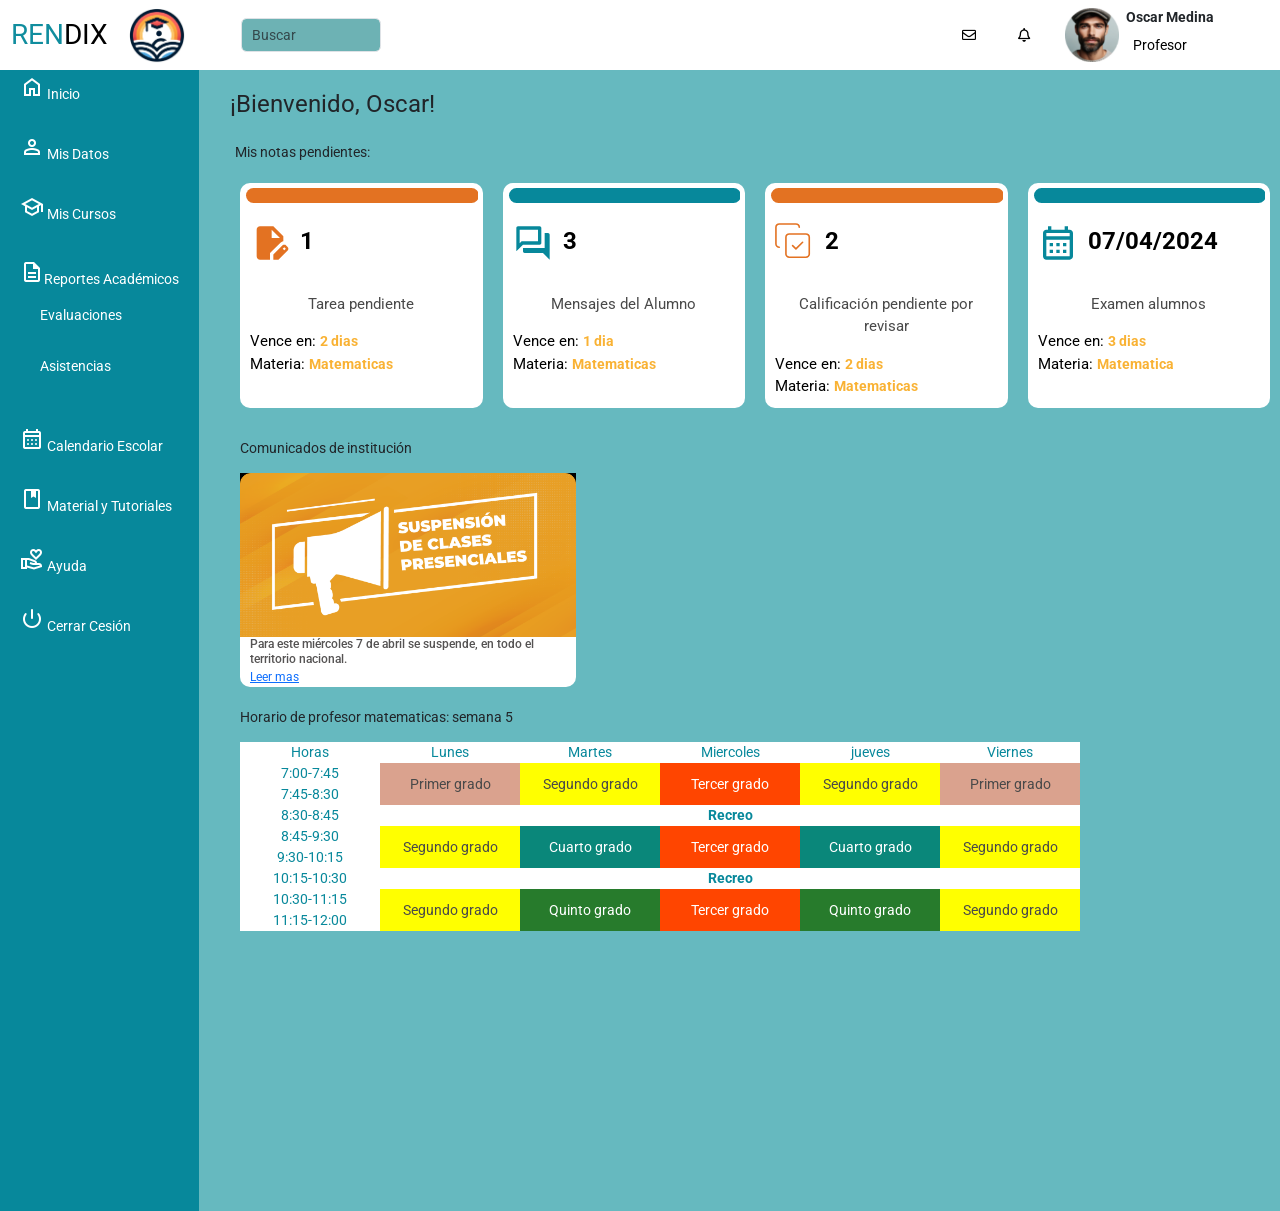
<file: client/page-profesor/index.html>
<!DOCTYPE html>
<html lang="en">

<head>
    <meta charset="UTF-8">
    <meta name="viewport" content="width=device-width, initial-scale=1.0">
    <title>Rendix-Profesor</title>
    <link rel="icon" href="img/favicon.ico">
    <link rel="stylesheet" href="./styles/profesor-page.css">
    <link rel="preconnect" href="https://fonts.googleapis.com">
    <link rel="preconnect" href="https://fonts.gstatic.com" crossorigin>
    <link
        href="https://fonts.googleapis.com/css2?family=Roboto:ital,wght@0,100;0,300;0,400;0,500;0,700;0,900;1,100;1,300;1,400;1,500;1,700;1,900&display=swap"
        rel="stylesheet">
    <link rel="stylesheet"
        href="https://fonts.googleapis.com/css2?family=Material+Symbols+Outlined:opsz,wght,FILL,GRAD@20..48,100..700,0..1,-50..200" />
    <link href="https://cdn.jsdelivr.net/npm/bootstrap@5.3.3/dist/css/bootstrap.min.css" rel="stylesheet">
    <link rel="stylesheet" href="https://cdnjs.cloudflare.com/ajax/libs/font-awesome/5.15.4/css/all.min.css">
    <link rel="stylesheet" href="./styles/footer.css">
</head>

<body class="body">
    <section class="sidebar-section">
        <div class="sidebar-section-header">
            <nav class="navbar navbar-expand-lg navbar-light bg-white">
                <div class="container-fluid">
                    <div class="row align-items-center">
                        <div class="col">
                            <span id="rendix_logo" style="color: #108d9e">REN</span><span id="rendix_logo"
                                style="color: #000000">DIX</span>
                            </h1>
                        </div>
                        <div class="col-auto">
                            <a class="navbar-brand" href="#">
                                <img class="img_logo_header" src="./img/img_logo2.png">
                            </a>
                        </div>
                    </div>
                    <button class="navbar-toggler" type="button" data-bs-toggle="collapse" data-bs-target="#navbarNav"
                        aria-controls="navbarNav" aria-expanded="false" aria-label="Toggle navigation">
                        <span class="navbar-toggler-icon"></span>
                    </button>
                    <div class="collapse navbar-collapse" id="navbarNav">
                        <form class="d-flex flex-grow-1">
                            <input class="form-control me-2 flex-grow-1" type="search" placeholder="Buscar"
                                aria-label="Search">
                        </form>
                        <ul class="navbar-nav ms-auto flex-nowrap">
                            <li class="nav-item">
                                <a class="nav-link" href="./chatp.html"><i class="far fa-envelope"></i></a>
                            </li>
                            <li class="nav-item">
                                <a class="nav-link" href="#"><i class="far fa-bell"></i></a>
                            </li>
                            <li class="nav-item dropdown">
                                <div class="d-flex align-items-center">
                                    <img class="img-profesor me-2" src="./img/profesor.png" alt="img-profesor">
                                    <div>
                                        <strong>Oscar Medina</strong>
                                        <br>
                                        <a class="nav-link" href="#">
                                            <span class="d-inline-block">Profesor</span>
                                        </a>
                                    </div>
                                </div>
                            </li>
                        </ul>
                    </div>
                </div>
            </nav>
            <script src="https://cdn.jsdelivr.net/npm/bootstrap@5.3.3/dist/js/bootstrap.bundle.min.js"></script>
        </div>
        <aside>
            <div class="container-menu-lateral">
                <div class="cont-menu">
                    <nav>
                        <a href="#">
                            <span class="material-symbols-outlined">
                                home
                            </span>
                            Inicio
                        </a>
                        <a href="./misDatos.html">
                            <span class="material-symbols-outlined">
                                person
                            </span>
                            Mis Datos
                        </a>
                        <a href="./misCursos.html">
                            <span class="material-symbols-outlined">
                                school
                            </span>
                            Mis Cursos
                        </a>

                        <ul class="menu-reporte-academico">
                            <span class="material-symbols-outlined">
                                description
                            </span>Reportes Académicos
                            <li>
                                <a href="./misReportes.html">
                                Evaluaciones
                                </a>
                            </li>
                            <li>
                                <a href="./asistencias.html">
                                Asistencias
                                </a>
                            </li>
                        </ul>
                        
                        <a href="./calendario.html">
                            <span class="material-symbols-outlined">
                                calendar_month
                            </span>
                            Calendario Escolar
                        </a>
                        <a href="./materialTutor.html">
                            <span class="material-symbols-outlined">
                                book
                            </span>
                            Material y Tutoriales
                        </a>
                        <a href="./ayuda.html">
                            <span class="material-symbols-outlined">
                                volunteer_activism
                            </span>
                            Ayuda
                        </a>
                        <a href="#">
                            <span class="material-symbols-outlined">
                                mode_off_on
                            </span>
                            Cerrar Cesión
                        </a>
                    </nav>
                </div>
            </div>
        </aside>
    </section>
    <section class="home">
        <h2 id="titulo">¡Bienvenido, Oscar!</h2>
        <h3 id="notas"> Mis notas pendientes:</h3>
        <div class="container-all-notas">
            <div class="ag-pendiente_item">
                <a href="#" class="ag-pendiente-item_link">
                    <div class="ag-pendiente-item_bg"></div>
                    <div class="ag-pendiente-item_content">
                        <div class="ag-icon">
                            <svg class="icono-imagen" width="40" height="40" viewBox="0 0 50 50" fill="none"
                                xmlns="http://www.w3.org/2000/svg">
                                <path
                                    d="M12.5002 45.8333C11.3543 45.8333 10.3738 45.4257 9.5585 44.6104C8.74322 43.7951 8.33488 42.8138 8.3335 41.6666V8.33329C8.3335 7.18746 8.74183 6.2069 9.5585 5.39163C10.3752 4.57635 11.3557 4.16801 12.5002 4.16663H29.1668L41.6668 16.6666V22.9166C40.8682 23.0902 40.1217 23.368 39.4272 23.75C38.7328 24.1319 38.0904 24.618 37.5002 25.2083L25.0002 37.6562V45.8333H12.5002ZM29.1668 45.8333V39.427L40.6772 27.9687C40.9897 27.6562 41.337 27.4305 41.7189 27.2916C42.1009 27.1527 42.4828 27.0833 42.8647 27.0833C43.2814 27.0833 43.6807 27.1618 44.0627 27.3187C44.4446 27.4757 44.7918 27.7097 45.1043 28.0208L47.0314 29.9479C47.3092 30.2604 47.5266 30.6076 47.6835 30.9895C47.8404 31.3715 47.9182 31.7534 47.9168 32.1354C47.9168 32.5173 47.8474 32.9083 47.7085 33.3083C47.5696 33.7083 47.3439 34.0638 47.0314 34.375L35.5731 45.8333H29.1668ZM42.8647 34.1666L44.7918 32.1354L42.8647 30.2083L40.8856 32.1875L42.8647 34.1666ZM27.0835 18.75H37.5002L27.0835 8.33329V18.75Z"
                                    fill="#E37222" />
                            </svg>
                        </div>
                        <div class="ag-pendiente-item_title">1</div>
                    </div>
                    <div class="ag-pendiente-item_desc">Tarea pendiente
                    </div>
                    <div class="ag-pendiente-item_cal">Vence en:
                        <span class="ag-pendiente-item_name">2 dias<!--fecha calendario--></span>
                    </div>
                    <div class="ag-pendiente-item_cal">Materia:
                        <span class="ag-pendiente-item_name">Matematicas<!--nombre de la materia--></span>
                    </div>
                </a>
            </div>
            <div class="ag-pendiente_item">
                <a href="#" class="ag-pendiente-item_link">
                    <div class="ag-pendiente-item_bg"></div>
                    <div class="ag-pendiente-item_content">
                        <div class="ag-icon">

                            <svg class="icono-imagen" width="40" height="40" viewBox="0 0 50 50" fill="none"
                                xmlns="http://www.w3.org/2000/svg">
                                <path
                                    d="M33.3332 27.0833C34.479 27.0833 35.4165 26.1458 35.4165 25V6.24996C35.4165 5.10413 34.479 4.16663 33.3332 4.16663H6.24984C5.104 4.16663 4.1665 5.10413 4.1665 6.24996V35.4166L12.4998 27.0833H33.3332ZM8.33317 25.3541V8.33329H31.2498V22.9166H10.7707L8.33317 25.3541ZM45.8332 14.5833C45.8332 13.4375 44.8957 12.5 43.7498 12.5H39.5832V31.25H12.4998V35.4166C12.4998 36.5625 13.4373 37.5 14.5832 37.5H37.4998L45.8332 45.8333V14.5833Z"
                                    fill="#07889B" />
                            </svg>
                            </svg>

                        </div>
                        <div class="ag-pendiente-item_title">3</div>
                    </div>
                    <div class="ag-pendiente-item_desc">Mensajes del Alumno
                    </div>
                    <div class="ag-pendiente-item_cal">Vence en:
                        <span class="ag-pendiente-item_name">1 dia<!--fecha calendario--></span>
                    </div>
                    <div class="ag-pendiente-item_cal">Materia:
                        <span class="ag-pendiente-item_name">Matematicas<!--nombre de la materia--></span>
                    </div>
                </a>
            </div>
            <div class="ag-pendiente_item">
                <a href="#" class="ag-pendiente-item_link">
                    <div class="ag-pendiente-item_bg"></div>
                    <div class="ag-pendiente-item_content">
                        <div class="ag-icon">
                            <svg class="icono-imagen" width="40" height="40" viewBox="0 0 50 50" fill="none"
                                xmlns="http://www.w3.org/2000/svg">
                                <path d="M22 28.2499L26.1667 32.4166L34.5 24.0833" stroke="#E37222" stroke-width="2"
                                    stroke-linecap="round" stroke-linejoin="round" />
                                <path
                                    d="M38.6665 13.6666H17.8332C15.532 13.6666 13.6665 15.5321 13.6665 17.8333V38.6666C13.6665 40.9678 15.532 42.8333 17.8332 42.8333H38.6665C40.9677 42.8333 42.8332 40.9678 42.8332 38.6666V17.8333C42.8332 15.5321 40.9677 13.6666 38.6665 13.6666Z"
                                    stroke="#E37222" stroke-width="2" stroke-linecap="round" stroke-linejoin="round" />
                                <path
                                    d="M5.33317 30.3333C3.0415 30.3333 1.1665 28.4583 1.1665 26.1666V5.33329C1.1665 3.04163 3.0415 1.16663 5.33317 1.16663H26.1665C28.4582 1.16663 30.3332 3.04163 30.3332 5.33329"
                                    stroke="#E37222" stroke-width="2" stroke-linecap="round" stroke-linejoin="round" />
                            </svg>
                        </div>
                        <div class="ag-pendiente-item_title">2</div>
                    </div>
                    <div class="ag-pendiente-item_desc">Calificación pendiente por revisar
                    </div>
                    <div class="ag-pendiente-item_cal">Vence en:
                        <span class="ag-pendiente-item_name">2 dias<!--fecha calendario--></span>
                    </div>
                    <div class="ag-pendiente-item_cal">Materia:
                        <span class="ag-pendiente-item_name">Matematicas<!--nombre de la materia--></span>
                    </div>
                </a>
            </div>
            <div class="ag-pendiente_item">
                <a href="#" class="ag-pendiente-item_link">
                    <div class="ag-pendiente-item_bg"></div>
                    <div class="ag-pendiente-item_content">
                        <div class="ag-icon">
                            <svg class="icono-imagen" width="40" height="40" viewBox="0 0 50 50" fill="none"
                                xmlns="http://www.w3.org/2000/svg">
                                <path
                                    d="M39.5833 8.33329H37.5V4.16663H33.3333V8.33329H16.6667V4.16663H12.5V8.33329H10.4167C8.10417 8.33329 6.27083 10.2083 6.27083 12.5L6.25 41.6666C6.25 42.7717 6.68899 43.8315 7.47039 44.6129C8.25179 45.3943 9.3116 45.8333 10.4167 45.8333H39.5833C41.875 45.8333 43.75 43.9583 43.75 41.6666V12.5C43.75 10.2083 41.875 8.33329 39.5833 8.33329ZM39.5833 41.6666H10.4167V20.8333H39.5833V41.6666ZM39.5833 16.6666H10.4167V12.5H39.5833V16.6666ZM18.75 29.1666H14.5833V25H18.75V29.1666ZM27.0833 29.1666H22.9167V25H27.0833V29.1666ZM35.4167 29.1666H31.25V25H35.4167V29.1666ZM18.75 37.5H14.5833V33.3333H18.75V37.5ZM27.0833 37.5H22.9167V33.3333H27.0833V37.5ZM35.4167 37.5H31.25V33.3333H35.4167V37.5Z"
                                    fill="#07889B" />
                            </svg>
                            
                        </div>
                        <div class="ag-pendiente-item_title">07/04/2024</div>
                    </div>
                    <div class="ag-pendiente-item_desc">Examen alumnos
                    </div>
                    <div class="ag-pendiente-item_cal">Vence en:
                        <span class="ag-pendiente-item_name">3 dias<!--fecha calendario--></span>
                    </div>
                    <div class="ag-pendiente-item_cal">Materia:
                        <span class="ag-pendiente-item_name">Matematica<!--nombre de la materia--></span>
                    </div>
                </a>
            </div>
            
        </div>
        <p class="titulo-comunicado">Comunicados de institución</p>
        <div class="card-comunicado" style="width: 24rem;">
            <img src="./img/comunicado.png" class="card-img-top" alt="imagen clases">
            <div class="card-body">
                <h5 class="card-title">Para este miércoles 7 de abril se suspende, en todo el territorio nacional.</h5>
                <a href="#">Leer mas</a>
            </div>
        </div>
        <div class="cont-horarios">
            <p class="horarios">Horario de profesor matematicas: semana 5</p>
            <table class="table-horarios" >
                <tr>
                    <th>Horas</th>
                    <th>Lunes</th>
                    <th>Martes</th>
                    <th>Miercoles</th>
                    <th>jueves</th>
                    <th>Viernes</th>
                </tr>
                <tr>
                    <th>7:00-7:45</th>
                    <td rowspan="2" class="primer-grado">Primer grado</td>
                    <td rowspan="2" class="segundo-grado">Segundo grado</td>
                    <td rowspan="2" class="tercer-grado">Tercer grado</td>
                    <td rowspan="2" class="segundo-grado">Segundo grado</td>
                    <td rowspan="2" class="primer-grado">Primer grado</td>
                    
                </tr>
                <tr>
                    <th>7:45-8:30</th>
                </tr>
                <tr>
                    <th>8:30-8:45</th>
                    <td colspan="5">Recreo</td>
                </tr>
                <tr>
                    <th>8:45-9:30</th>
                    <td rowspan="2" class="segundo-grado">Segundo grado</td>
                    <td rowspan="2" class="cuarto-grado">Cuarto grado</td>
                    <td rowspan="2" class="tercer-grado">Tercer grado</td>
                    <td rowspan="2" class="cuarto-grado">Cuarto grado</td>
                    <td rowspan="2" class="segundo-grado">Segundo grado</td>
                </tr>
                <tr>
                    <th>9:30-10:15</th>
                </tr>
                <tr>
                    <th>10:15-10:30</th>
                    <td colspan="5">Recreo</td>
                </tr>
                <tr>
                    <th>10:30-11:15</th>
                    <td rowspan="2" class="segundo-grado">Segundo grado</td>
                    <td rowspan="2" class="quinto-grado">Quinto grado</td>
                    <td rowspan="2" class="tercer-grado">Tercer grado</td>
                    <td rowspan="2" class="quinto-grado">Quinto grado</td>
                    <td rowspan="2" class="segundo-grado">Segundo grado</td>
                </tr>
                <tr>
                    <th>11:15-12:00</th>
                </tr>
            </table>    
        </div>
    </section>

    <footer>


    </footer>
</body>


</html>
</file>
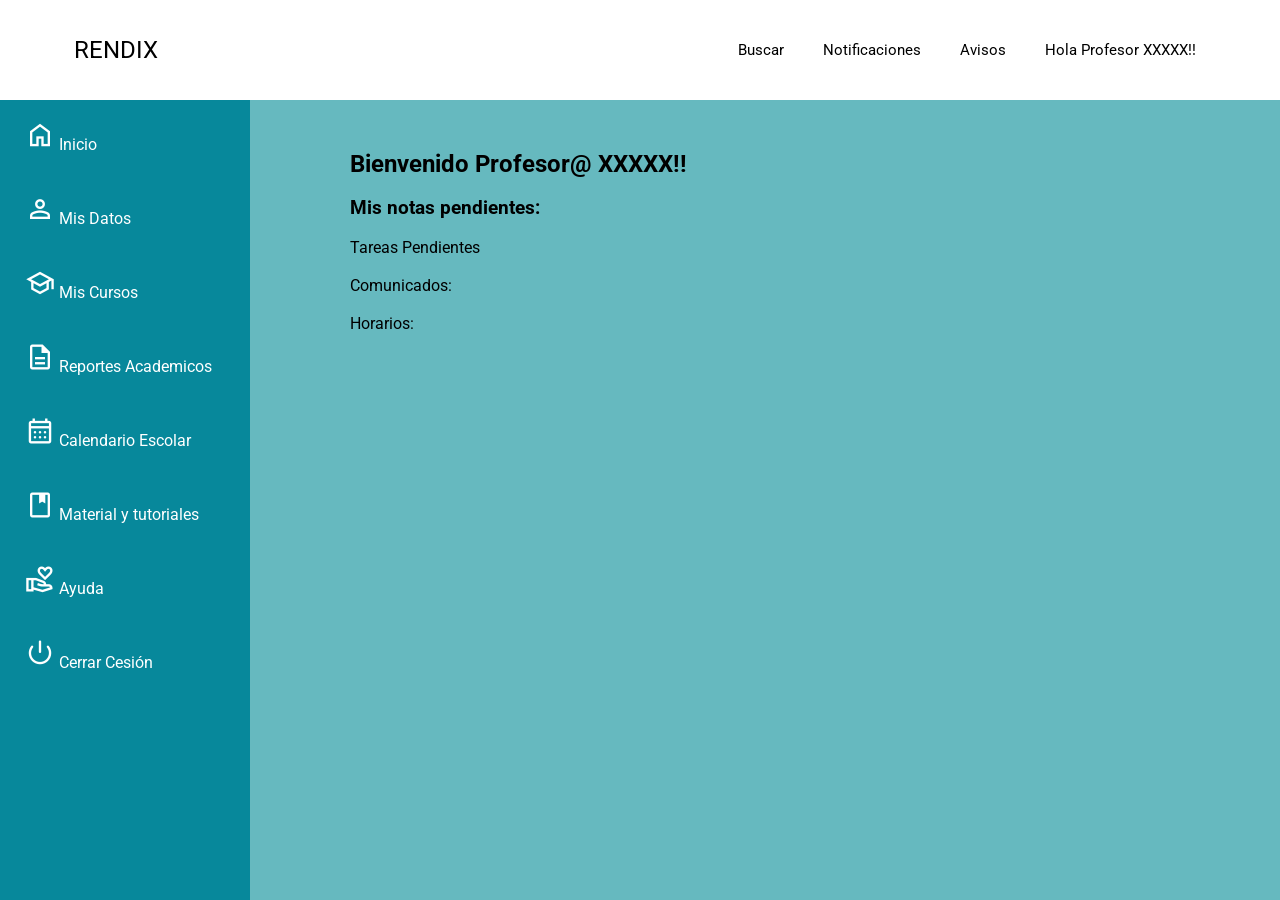
<file: client/profesor-page.html>
<!DOCTYPE html>
<html lang="es">
<head>
	<meta charset="UTF-8">
	<title>Profesor</title>
	<link rel="preconnect" href="https://fonts.googleapis.com">
	<link rel="preconnect" href="https://fonts.gstatic.com" crossorigin>
	<link href="https://fonts.googleapis.com/css2?family=Roboto:ital,wght@0,100;0,300;0,400;0,500;0,700;0,900;1,100;1,300;1,400;1,500;1,700;1,900&display=swap" rel="stylesheet">
	<link rel="stylesheet" href="https://fonts.googleapis.com/css2?family=Material+Symbols+Outlined:opsz,wght,FILL,GRAD@20..48,100..700,0..1,-50..200" />
	<link rel="stylesheet" href="profesor-style.css">
	
</head>
<body>
	<header class="header">
		<div class="container">
			<!--<img id="rendix" src="./img/img-logo.png" alt="logo Rendix">-->
			<div class="logo">
				<h1>RENDIX</h1>
			</div>
			<nav class="menu">
				<a href="#">Buscar</a>
				<a href="#">Notificaciones</a>
				<a href="#">Avisos</a>
				<a href="#">Hola Profesor XXXXX!!</a>
			</nav>
		</div>
		<div class="container-menu-lateral">
			
			<div class="cont-menu">
					<nav>
						<a href="#">
							<span class="material-symbols-outlined">
								home
							</span>
							Inicio
						</a>
						<a href="#">
							<span class="material-symbols-outlined">
								person
								</span>
							Mis Datos
						</a>
						<a href="#">
							<span class="material-symbols-outlined">
								school
								</span>
							Mis Cursos
						</a>
						<a href="#">
							<span class="material-symbols-outlined">
								description
								</span>
							Reportes Academicos
						</a>
						<a href="#">
							<span class="material-symbols-outlined">
								calendar_month
								</span>
							Calendario Escolar
						</a>
						<a href="#">
							<span class="material-symbols-outlined">
								book
								</span>
							Material y tutoriales
						</a>
						<a href="#">
							<span class="material-symbols-outlined">
								volunteer_activism
								</span>
							Ayuda
						</a>
						
						<a href="#">
							<span class="material-symbols-outlined">
								mode_off_on
								</span>
							Cerrar Cesión
						</a>
					</nav>
			</div>
		</div>
	</header>
	
	<main>
		<div class="contenidoPantalla">
			<h2>Bienvenido Profesor@ XXXXX!!</h2>
			<br>
			<h3>Mis notas pendientes:</h3>
			<br>
			<p>Tareas Pendientes</p>
			<br>
			<p>Comunicados:</p>
			<br>
			<p>Horarios:</p>
		</div>
	</main>
	<footer>

	</footer>
</body>
</html>
</file>
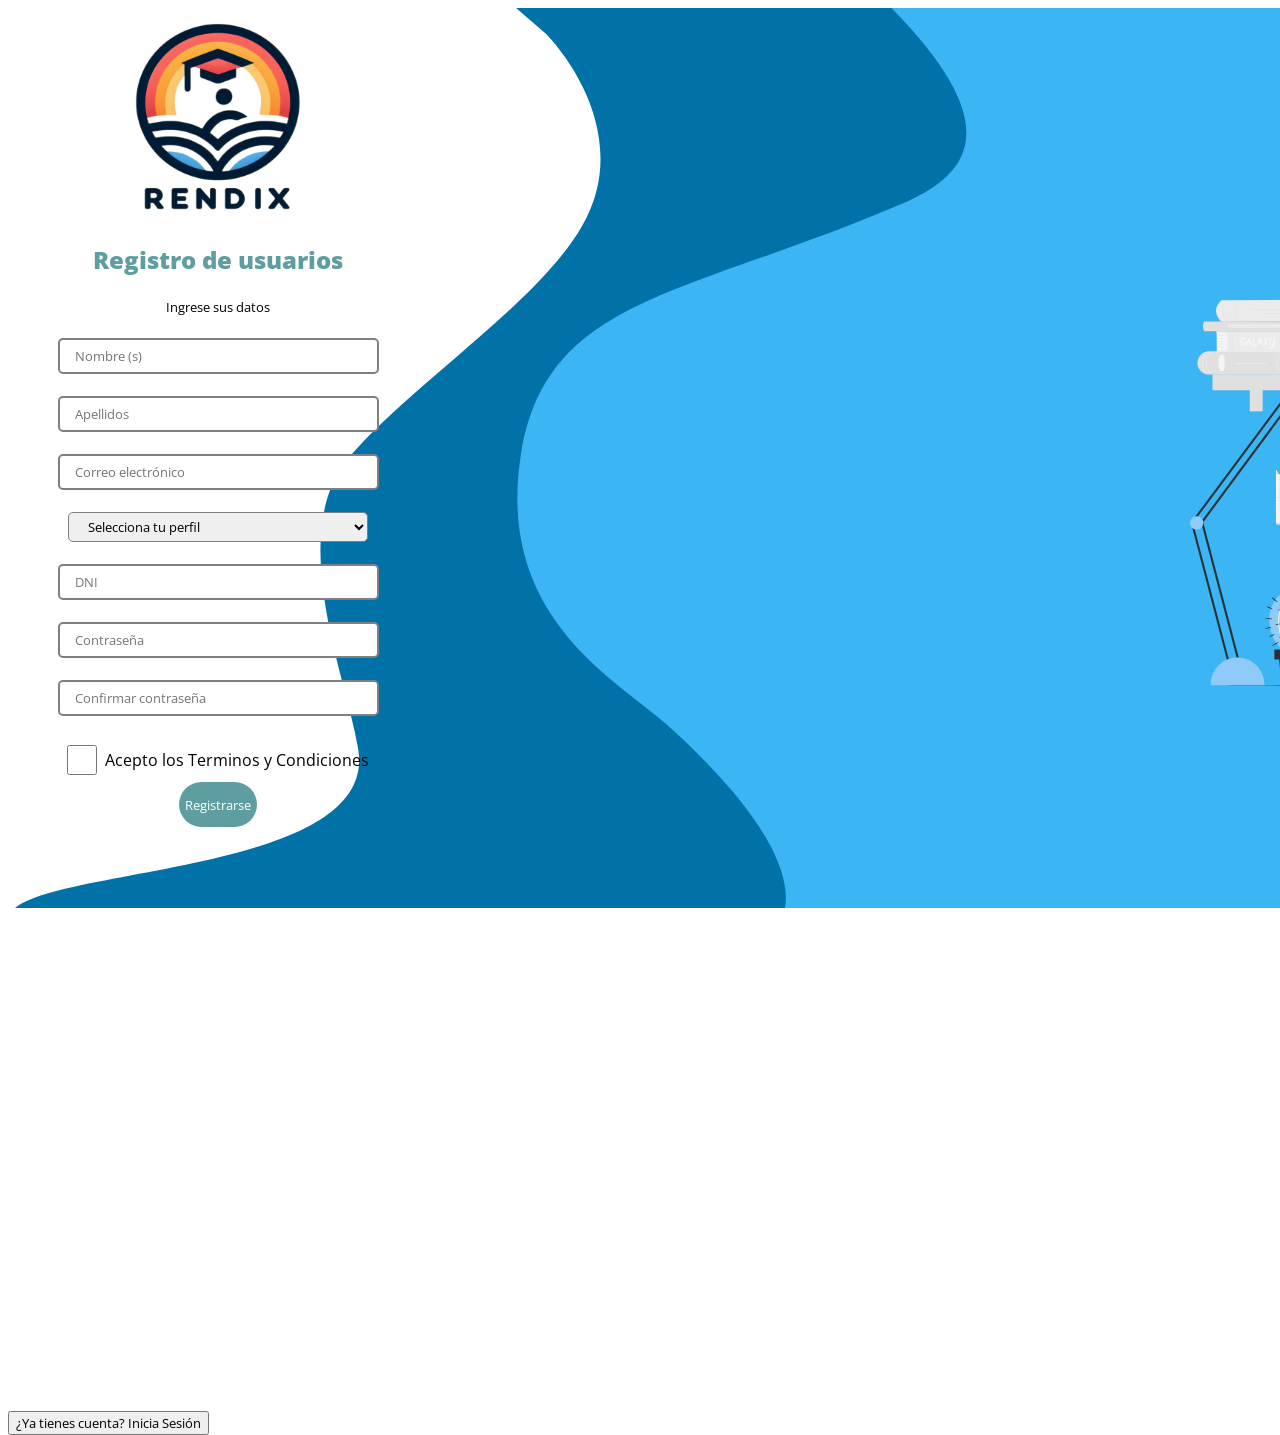
<file: client/registrar_usuario.html>
<!DOCTYPE html>
<html lang="en">
<head>
    <meta charset="UTF-8">
    <meta name="viewport" content="width=device-width, initial-scale=1.0">
    <title>RENDIX</title>
    <link rel="stylesheet" href="./styles/style_of_login.css">
    <link rel="preconnect" href="https://fonts.googleapis.com">
    <link rel="preconnect" href="https://fonts.gstatic.com" crossorigin>
    <link href="https://fonts.googleapis.com/css2?family=Montserrat:wght@200&family=Open+Sans&family=Roboto:wght@300;400&display=swap" rel="stylesheet">
</head>
<body>
    <div id="container">
    <div id="formulario">
        <img class="logo" src="./images/img-logo.png" alt="logo">
        <h2>Registro de usuarios</h2>
        <h5>Ingrese sus datos</h5>
            <form action="form">
                <input type="text" placeholder="Nombre (s)" required><br></br></form>
                <input type="text" placeholder="Apellidos" required><br></br>
                <input type="email" placeholder="Correo electrónico" required><br></br>
                <select name="perfil" id="perfil" form="Selecciona tu perfil" required>
                    <option value="invalid" aria-invalid="false">Selecciona tu perfil</option>
                    <option value="alumno">Alumno</option>
                    <option value="tutor">Tutor</option>
                    <option value="profesor">Profesor</option>
                </select><br></br>
                <input type="text" placeholder="DNI" required><br></br>
                <input type="password" placeholder="Contraseña" required><br></br>
                <input type="password" placeholder="Confirmar contraseña" required><br></br>
                <div class="checkbox"><input type="checkbox" id="cb-acepto" required> <label for="cb-acepto">Acepto los Terminos y Condiciones</label><br></br></div>
                <button type="button">Registrarse</button>
            </form>
    </div>
    <div>
        <button id="change-page-button" type="button">¿Ya tienes cuenta? Inicia Sesión</button>
        <img id="man-with-computer" src="./images/Telecommuting-pana 1.svg" alt="man with computer">
    </div>
    </div>
</body>
</html>
</file>
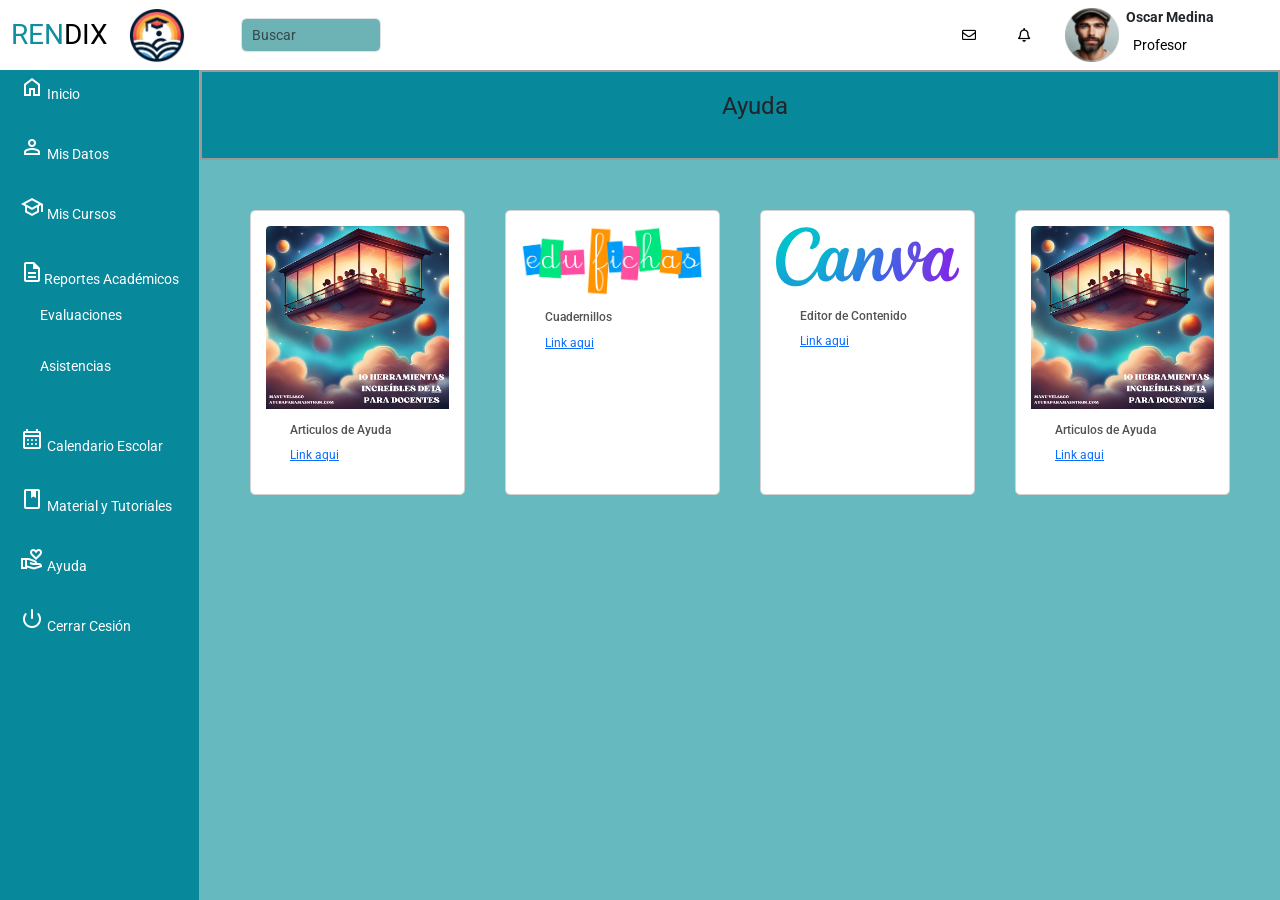
<file: client/page-profesor/ayuda.html>
<!DOCTYPE html>
<html lang="en">

<head>
    <meta charset="UTF-8">
    <meta name="viewport" content="width=device-width, initial-scale=1.0">
    <title>Rendix-Ayuda</title>
    <link rel="icon" href="img/favicon.ico">
    <link rel="reset.css">
    <link rel="stylesheet" href="./styles/profesor-page.css">
    <link rel="stylesheet" href="./styles/ayuda.css">
    <link rel="preconnect" href="https://fonts.googleapis.com">
    <link rel="preconnect" href="https://fonts.gstatic.com" crossorigin>
    <link
        href="https://fonts.googleapis.com/css2?family=Roboto:ital,wght@0,100;0,300;0,400;0,500;0,700;0,900;1,100;1,300;1,400;1,500;1,700;1,900&display=swap"
        rel="stylesheet">
    <link rel="stylesheet"
        href="https://fonts.googleapis.com/css2?family=Material+Symbols+Outlined:opsz,wght,FILL,GRAD@20..48,100..700,0..1,-50..200" />
    <link href="https://cdn.jsdelivr.net/npm/bootstrap@5.3.3/dist/css/bootstrap.min.css" rel="stylesheet">
    <link rel="stylesheet" href="https://cdnjs.cloudflare.com/ajax/libs/font-awesome/5.15.4/css/all.min.css">
    <link rel="stylesheet" href="./styles/footer.css">
</head>

<body class="body">
    <section class="sidebar-section">
        <div class="sidebar-section-header">
            <nav class="navbar navbar-expand-lg navbar-light bg-white">
                <div class="container-fluid">
                    <div class="row align-items-center">
                        <div class="col">
                            <span id="rendix_logo" style="color: #108d9e">REN</span><span id="rendix_logo"
                                style="color: #000000">DIX</span>
                            </h1>
                        </div>
                        <div class="col-auto">
                            <a class="navbar-brand" href="#">
                                <img class="img_logo_header" src="./img/img_logo2.png">
                            </a>
                        </div>
                    </div>
                    <button class="navbar-toggler" type="button" data-bs-toggle="collapse" data-bs-target="#navbarNav"
                        aria-controls="navbarNav" aria-expanded="false" aria-label="Toggle navigation">
                        <span class="navbar-toggler-icon"></span>
                    </button>
                    <div class="collapse navbar-collapse" id="navbarNav">
                        <form class="d-flex flex-grow-1">
                            <input class="form-control me-2 flex-grow-1" type="search" placeholder="Buscar"
                                aria-label="Search">
                        </form>
                        <ul class="navbar-nav ms-auto flex-nowrap">
                            <li class="nav-item">
                                <a class="nav-link" href="./chatp.html"><i class="far fa-envelope"></i></a>
                            </li>
                            <li class="nav-item">
                                <a class="nav-link" href="#"><i class="far fa-bell"></i></a>
                            </li>
                            <li class="nav-item dropdown">
                                <div class="d-flex align-items-center">
                                    <img class="img-profesor me-2" src="./img/profesor.png" alt="img-profesor">
                                    <div>
                                        <strong>Oscar Medina</strong>
                                        <br>
                                        <a class="nav-link" href="#">
                                            <span class="d-inline-block">Profesor</span>
                                        </a>
                                    </div>
                                </div>
                            </li>
                        </ul>
                    </div>
                </div>
            </nav>
            <script src="https://cdn.jsdelivr.net/npm/bootstrap@5.3.3/dist/js/bootstrap.bundle.min.js"></script>
        </div>
        <aside>
            <div class="container-menu-lateral">
                <div class="cont-menu">
                    <nav>
                        <a href="./index.html">
                            <span class="material-symbols-outlined">
                                home
                            </span>
                            Inicio
                        </a>
                        <a href="./misDatos.html">
                            <span class="material-symbols-outlined">
                                person
                            </span>
                            Mis Datos
                        </a>
                        <a href="./misCursos.html">
                            <span class="material-symbols-outlined">
                                school
                            </span>
                            Mis Cursos
                        </a>
                        <ul class="menu-reporte-academico">
                            <span class="material-symbols-outlined">
                                description
                            </span>Reportes Académicos
                            <li>
                                <a href="./misReportes.html">
                                Evaluaciones
                                </a>
                            </li>
                            <li>
                                <a href="./asistencias.html">
                                Asistencias
                                </a>
                            </li>
                        </ul>
                        <a href="./calendario.html">
                            <span class="material-symbols-outlined">
                                calendar_month
                            </span>
                            Calendario Escolar
                        </a>
                        <a href="./materialTutor.html">
                            <span class="material-symbols-outlined">
                                book
                            </span>
                            Material y Tutoriales
                        </a>
                        <a href="./ayuda.html">
                            <span class="material-symbols-outlined">
                                volunteer_activism
                            </span>
                            Ayuda
                        </a>

                        <a href="#">
                            <span class="material-symbols-outlined">
                                mode_off_on
                            </span>
                            Cerrar Cesión
                        </a>
                    </nav>
                </div>
            </div>
        </aside>
    </section>
    <section class="home">
        <div class="container-all">
            <div class="titulo-material">
                <h2 id="titulo">Ayuda</h2>
            </div>
        </div>
        <div class="card-flex">
            <div class="card" style="width: 6rem;">
                <img src="./img/IADocentes.png" class="card-img-top" alt="imagen clases">
                <div class="card-body">
                    <h5 class="card-title">Articulos de Ayuda</h5>
                    <a href="https://www.ayudaparamaestros.com/">Link aqui</a>
                </div>
            </div>
            <div class="card" style="width: 6rem;">
                <img src="./img/edufichas.png" class="card-img-top" alt="imagen clases">
                <div class="card-body">
                    <h5 class="card-title">Cuadernillos</h5>
                    <a href="https://www.edufichas.com/educacion-infantil/">Link aqui</a>
                </div>
            </div>
            <div class="card" style="width: 6rem;">
                <img src="./img/12487a1e0770d29351bd4ce4f87ec8fe.svg" class="card-img-top" alt="imagen clases">
                <div class="card-body">
                    <h5 class="card-title">Editor de Contenido</h5>
                    <a href="https://www.canva.com/magic-home">Link aqui</a>
                </div>
            </div>
            <div class="card" style="width: 6rem;">
                <img src="./img/IADocentes.png" class="card-img-top" alt="imagen clases">
                <div class="card-body">
                    <h5 class="card-title">Articulos de Ayuda</h5>
                    <a href="https://www.ayudaparamaestros.com/">Link aqui</a>
                </div>
            </div>
        </div>
        <script src="https://cdn.jsdelivr.net/npm/bootstrap@5.3.3/dist/js/bootstrap.bundle.min.js"
            integrity="sha384-YvpcrYf0tY3lHB60NNkmXc5s9fDVZLESaAA55NDzOxhy9GkcIdslK1eN7N6jIeHz"
            crossorigin="anonymous"></script>
    </section>


    <footer>


    </footer>
</body>

</html>
</file>
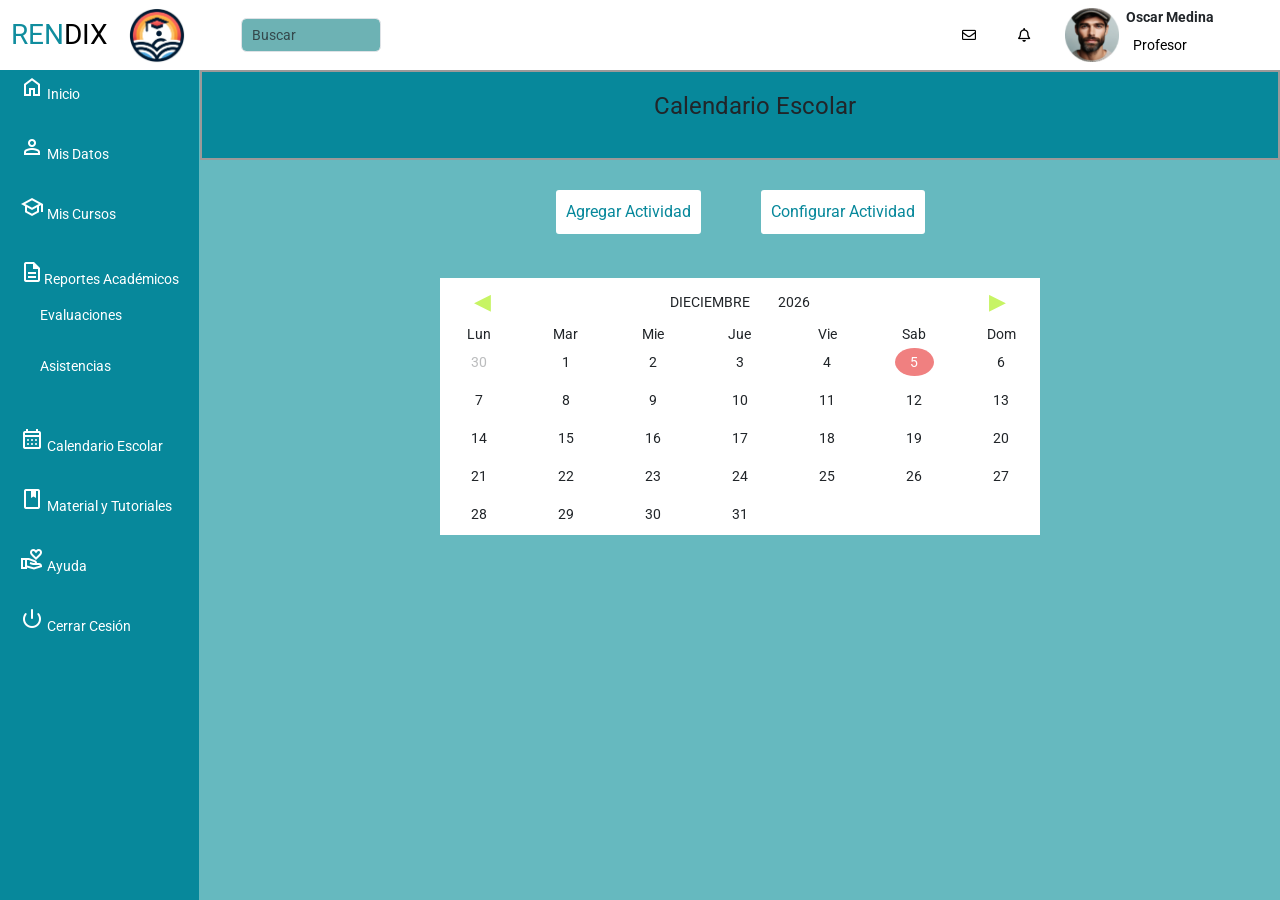
<file: client/page-profesor/calendario.html>
<!DOCTYPE html>
<html lang="en">

<head>
    <meta charset="UTF-8">
    <meta name="viewport" content="width=device-width, initial-scale=1.0">
    <title>Rendix-Calendario Escolar</title>
    <link rel="icon" href="img/favicon.ico">
    <link rel="reset.css">
    <link rel="stylesheet" href="./styles/profesor-page.css">
    <link rel="stylesheet" href="./styles/calendario.css">
    <link rel="preconnect" href="https://fonts.googleapis.com">
    <link rel="preconnect" href="https://fonts.gstatic.com" crossorigin>
    <link
        href="https://fonts.googleapis.com/css2?family=Roboto:ital,wght@0,100;0,300;0,400;0,500;0,700;0,900;1,100;1,300;1,400;1,500;1,700;1,900&display=swap"
        rel="stylesheet">
    <link rel="stylesheet"
        href="https://fonts.googleapis.com/css2?family=Material+Symbols+Outlined:opsz,wght,FILL,GRAD@20..48,100..700,0..1,-50..200" />
    <link href="https://cdn.jsdelivr.net/npm/bootstrap@5.3.3/dist/css/bootstrap.min.css" rel="stylesheet">
    <link rel="stylesheet" href="https://cdnjs.cloudflare.com/ajax/libs/font-awesome/5.15.4/css/all.min.css">
    <link rel="stylesheet" href="./styles/footer.css">
</head>

<body class="body">
    <section class="sidebar-section">
        <div class="sidebar-section-header">
            <nav class="navbar navbar-expand-lg navbar-light bg-white">
                <div class="container-fluid">
                    <div class="row align-items-center">
                        <div class="col">
                            <span id="rendix_logo" style="color: #108d9e">REN</span><span id="rendix_logo"
                                style="color: #000000">DIX</span>
                            </h1>
                        </div>
                        <div class="col-auto">
                            <a class="navbar-brand" href="#">
                                <img class="img_logo_header" src="./img/img_logo2.png">
                            </a>
                        </div>
                    </div>
                    <button class="navbar-toggler" type="button" data-bs-toggle="collapse" data-bs-target="#navbarNav"
                        aria-controls="navbarNav" aria-expanded="false" aria-label="Toggle navigation">
                        <span class="navbar-toggler-icon"></span>
                    </button>
                    <div class="collapse navbar-collapse" id="navbarNav">
                        <form class="d-flex flex-grow-1">
                            <input class="form-control me-2 flex-grow-1" type="search" placeholder="Buscar"
                                aria-label="Search">
                        </form>
                        <ul class="navbar-nav ms-auto flex-nowrap">
                            <li class="nav-item">
                                <a class="nav-link" href="./chatp.html"><i class="far fa-envelope"></i></a>
                            </li>
                            <li class="nav-item">
                                <a class="nav-link" href="#"><i class="far fa-bell"></i></a>
                            </li>
                            <li class="nav-item dropdown">
                                <div class="d-flex align-items-center">
                                    <img class="img-profesor me-2" src="./img/profesor.png" alt="img-profesor">
                                    <div>
                                        <strong>Oscar Medina</strong>
                                        <br>
                                        <a class="nav-link" href="#">
                                            <span class="d-inline-block">Profesor</span>
                                        </a>
                                    </div>
                                </div>
                            </li>
                        </ul>
                    </div>
                </div>
            </nav>
            <script src="https://cdn.jsdelivr.net/npm/bootstrap@5.3.3/dist/js/bootstrap.bundle.min.js"></script>
        </div>
        <aside>
            <div class="container-menu-lateral">
                <div class="cont-menu">
                    <nav>
                        <a href="./index.html">
                            <span class="material-symbols-outlined">
                                home
                            </span>
                            Inicio
                        </a>
                        <a href="./misDatos.html">
                            <span class="material-symbols-outlined">
                                person
                            </span>
                            Mis Datos
                        </a>
                        <a href="./misCursos.html">
                            <span class="material-symbols-outlined">
                                school
                            </span>
                            Mis Cursos
                        </a>
                        <ul class="menu-reporte-academico">
                            <span class="material-symbols-outlined">
                                description
                            </span>Reportes Académicos
                            <li>
                                <a href="./misReportes.html">
                                Evaluaciones
                                </a>
                            </li>
                            <li>
                                <a href="./asistencias.html">
                                Asistencias
                                </a>
                            </li>
                        </ul>
                        <a href="./calendario.html">
                            <span class="material-symbols-outlined">
                                calendar_month
                            </span>
                            Calendario Escolar
                        </a>
                        <a href="./materialTutor.html">
                            <span class="material-symbols-outlined">
                                book
                            </span>
                            Material y Tutoriales
                        </a>
                        <a href="./ayuda.html">
                            <span class="material-symbols-outlined">
                                volunteer_activism
                            </span>
                            Ayuda
                        </a>

                        <a href="#">
                            <span class="material-symbols-outlined">
                                mode_off_on
                            </span>
                            Cerrar Cesión
                        </a>
                    </nav>
                </div>
            </div>
        </aside>
    </section>
    <section class="home">
        <div class="container-all">
            <div class="titulo-material">
                <h2 id="titulo">Calendario Escolar</h2>
            </div>
        </div>
        <div class="calendar-scholl">
            <button class="btn-agregar">
                Agregar Actividad
            </button>
            <button class="btn-configurar">
                Configurar Actividad
            </button>
        </div>
        <div class="calendar-mensuality">
            <h1 class="title"></h1>
            <div class="calendar">
                <div class="calendar__info">
                    <div class="calendar__prev" id="prev-month">&#9664;</div>
                    <div class="calendar__month" id="month"></div>
                    <div class="calendar__year" id="year"></div>
                    <div class="calendar__next" id="next-month">&#9654;</div>
                </div>

                <div class="calendar__week">
                    <div class="calendar__day calendar__item">Lun</div>
                    <div class="calendar__day calendar__item">Mar</div>
                    <div class="calendar__day calendar__item">Mie</div>
                    <div class="calendar__day calendar__item">Jue</div>
                    <div class="calendar__day calendar__item">Vie</div>
                    <div class="calendar__day calendar__item">Sab</div>
                    <div class="calendar__day calendar__item">Dom</div>
                </div>

                <div class="calendar__dates" id="dates"></div>
            </div>

        
        </div>
        
    </section>

    <footer>


    </footer>
    <script src="./js/calendario.js"></script>
</body>
</html>
</file>
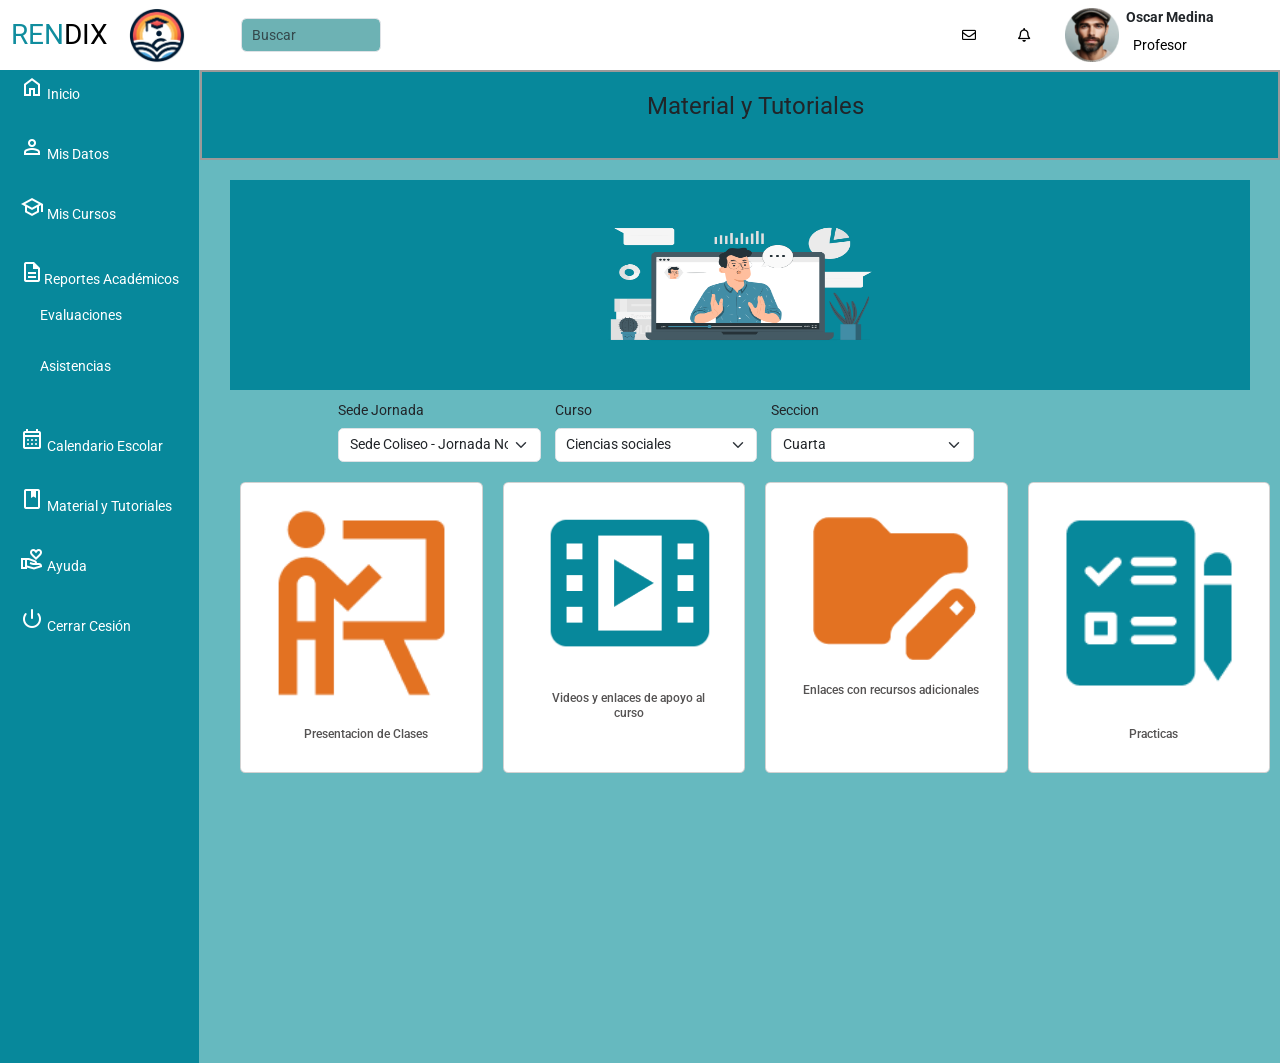
<file: client/page-profesor/materialTutor.html>
<!DOCTYPE html>
<html lang="en">

<head>
    <meta charset="UTF-8">
    <meta name="viewport" content="width=device-width, initial-scale=1.0">
    <title>Rendix-Material y tutoriales</title>
    <link rel="icon" href="img/favicon.ico">
    <link rel="reset.css">
    <link rel="stylesheet" href="./styles/profesor-page.css">
    <link rel="stylesheet" href="./styles/materialTutor.css">
    <link rel="preconnect" href="https://fonts.googleapis.com">
    <link rel="preconnect" href="https://fonts.gstatic.com" crossorigin>
    <link
        href="https://fonts.googleapis.com/css2?family=Roboto:ital,wght@0,100;0,300;0,400;0,500;0,700;0,900;1,100;1,300;1,400;1,500;1,700;1,900&display=swap"
        rel="stylesheet">
    <link rel="stylesheet"
        href="https://fonts.googleapis.com/css2?family=Material+Symbols+Outlined:opsz,wght,FILL,GRAD@20..48,100..700,0..1,-50..200" />
    <link href="https://cdn.jsdelivr.net/npm/bootstrap@5.3.3/dist/css/bootstrap.min.css" rel="stylesheet">
    <link rel="stylesheet" href="https://cdnjs.cloudflare.com/ajax/libs/font-awesome/5.15.4/css/all.min.css">
    <link rel="stylesheet" href="./styles/footer.css">
</head>

<body class="body">
    <section class="sidebar-section">
        <div class="sidebar-section-header">
            <nav class="navbar navbar-expand-lg navbar-light bg-white">
                <div class="container-fluid">
                    <div class="row align-items-center">
                        <div class="col">
                            <span id="rendix_logo" style="color: #108d9e">REN</span><span id="rendix_logo"
                                style="color: #000000">DIX</span>
                            </h1>
                        </div>
                        <div class="col-auto">
                            <a class="navbar-brand" href="#">
                                <img class="img_logo_header" src="./img/img_logo2.png">
                            </a>
                        </div>
                    </div>
                    <button class="navbar-toggler" type="button" data-bs-toggle="collapse" data-bs-target="#navbarNav"
                        aria-controls="navbarNav" aria-expanded="false" aria-label="Toggle navigation">
                        <span class="navbar-toggler-icon"></span>
                    </button>
                    <div class="collapse navbar-collapse" id="navbarNav">
                        <form class="d-flex flex-grow-1">
                            <input class="form-control me-2 flex-grow-1" type="search" placeholder="Buscar"
                                aria-label="Search">
                        </form>
                        <ul class="navbar-nav ms-auto flex-nowrap">
                            <li class="nav-item">
                                <a class="nav-link" href="./chatp.html"><i class="far fa-envelope"></i></a>
                            </li>
                            <li class="nav-item">
                                <a class="nav-link" href="#"><i class="far fa-bell"></i></a>
                            </li>
                            <li class="nav-item dropdown">
                                <div class="d-flex align-items-center">
                                    <img class="img-profesor me-2" src="./img/profesor.png" alt="img-profesor">
                                    <div>
                                        <strong>Oscar Medina</strong>
                                        <br>
                                        <a class="nav-link" href="#">
                                            <span class="d-inline-block">Profesor</span>
                                        </a>
                                    </div>
                                </div>
                            </li>
                        </ul>
                    </div>
                </div>
            </nav>
            <script src="https://cdn.jsdelivr.net/npm/bootstrap@5.3.3/dist/js/bootstrap.bundle.min.js"></script>
        </div>
        <aside>
            <div class="container-menu-lateral">
                <div class="cont-menu">
                    <nav>
                        <a href="./index.html">
                            <span class="material-symbols-outlined">
                                home
                            </span>
                            Inicio
                        </a>
                        <a href="./misDatos.html">
                            <span class="material-symbols-outlined">
                                person
                            </span>
                            Mis Datos
                        </a>
                        <a href="./misCursos.html">
                            <span class="material-symbols-outlined">
                                school
                            </span>
                            Mis Cursos
                        </a>
                        <ul class="menu-reporte-academico">
                            <span class="material-symbols-outlined">
                                description
                            </span>Reportes Académicos
                            <li>
                                <a href="./misReportes.html">
                                Evaluaciones
                                </a>
                            </li>
                            <li>
                                <a href="./asistencias.html">
                                Asistencias
                                </a>
                            </li>
                        </ul>
                        <a href="./calendario.html">
                            <span class="material-symbols-outlined">
                                calendar_month
                            </span>
                            Calendario Escolar
                        </a>
                        <a href="./materialTutor.html">
                            <span class="material-symbols-outlined">
                                book
                            </span>
                            Material y Tutoriales
                        </a>
                        <a href="./ayuda.html">
                            <span class="material-symbols-outlined">
                                volunteer_activism
                            </span>
                            Ayuda
                        </a>

                        <a href="#">
                            <span class="material-symbols-outlined">
                                mode_off_on
                            </span>
                            Cerrar Cesión
                        </a>
                    </nav>
                </div>
            </div>
        </aside>
    </section>
    <section class="home">
        <div class="container-all">
            <div class="titulo-material">
                <h2 id="titulo">Material y Tutoriales</h2>
            </div>
        </div>
        <div class="container-img-tutorial">
                <img src="./img/profesor-tutor.png" alt="imagen de un profesor">
        </div>
        <form class="row g-3 needs-validation">
            <div class="col-md-3">
                <label for="validationCustom03" class="form-label">Sede Jornada</label>
                    <select class="form-select" id="validationCustom03">
                        <option selected value="Sede Coliseo - Jornada Mañana">Sede Coliseo - Jornada Mañana</option>
                        <option selected value="Sede Coliseo - Jornada Mañana">Sede Coliseo - Jornada Tarde</option>
                        <option selected value="Sede Coliseo - Jornada Mañana">Sede Coliseo - Jornada Noche</option>
                    </select>
            </div>
            <div class="col-md-3">
                <label for="validationCustom03" class="form-label">Curso</label>
                <select class="form-select" id="validationCustom03">
                    <option selected value="Moron">Matematica</option>
                    <option selected value="Ituzaingo">Lengua</option>
                    <option selected value="Castelar">Historia</option>
                    <option selected value="Ramos Mejia">Ciencias sociales</option>
                </select>
            </div>
            <div class="col-md-3">
                <label for="validationCustom04" class="form-label">Seccion</label>
                <select class="form-select" id="validationCustom04" required>
                    <option selected value="Buenos Aires">segundo</option>
                    <option selected value="Cordoba">Primero</option>
                    <option selected value="Santa fe">Tercero</option>
                    <option selected value="Salta">Cuarta</option>
                </select>
            </div>
        </form>
        <div class="card-flex">
            <div class="card" style="width: 6rem;">
                <img src="./img/clases.png" class="card-img-top" alt="imagen clases">
                <div class="card-body">
                    <h5 class="card-title">Presentacion de Clases</h5>
                </div>
            </div>
            <div class="card" style="width: 6rem;">
                <img src="./img/videos.png" class="card-img-top" alt="imagen videos">
                <div class="card-body">
                    <h5 class="card-title">Videos y enlaces de apoyo al curso</h5>
                </div>
            </div>
            <div class="card" style="width: 6rem;">
                <img src="./img/carpeta_lapiz.png" class="card-img-top" alt="imagen clases">
                <div class="card-body">
                    <h5 class="card-title">Enlaces con recursos adicionales</h5>
                </div>
            </div>
            <div class="card" style="width: 6rem;">
                <img src="./img/notas.png" class="card-img-top" alt="imagen videos">
                <div class="card-body">
                    <h5 class="card-title">Practicas</h5>
                </div>
            </div>
        </div>
        <script src="https://cdn.jsdelivr.net/npm/bootstrap@5.3.3/dist/js/bootstrap.bundle.min.js"
            integrity="sha384-YvpcrYf0tY3lHB60NNkmXc5s9fDVZLESaAA55NDzOxhy9GkcIdslK1eN7N6jIeHz"
            crossorigin="anonymous"></script>
    </section>
    <footer>


    </footer>
</body>

</html>
</file>
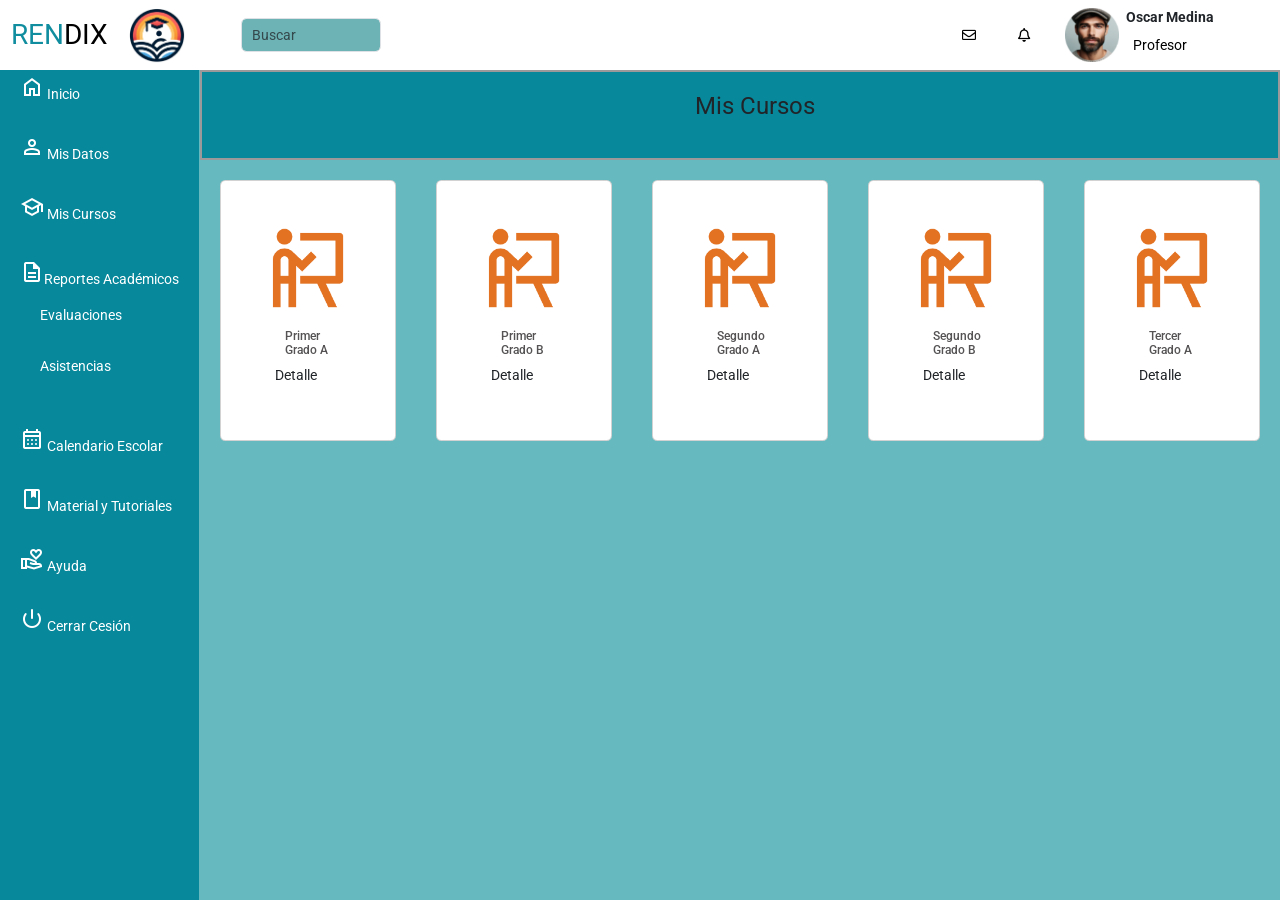
<file: client/page-profesor/misCursos.html>
<!DOCTYPE html>
<html lang="en">

<head>
    <meta charset="UTF-8">
    <meta name="viewport" content="width=device-width, initial-scale=1.0">
    <title>Rendix-Mis cursos</title>
    <link rel="icon" href="img/favicon.ico">
    <link rel="reset.css">
    <link rel="stylesheet" href="./styles/profesor-page.css">
    <link rel="stylesheet" href="./styles/misCursos.css">
    <link rel="preconnect" href="https://fonts.googleapis.com">
    <link rel="preconnect" href="https://fonts.gstatic.com" crossorigin>
    <link
        href="https://fonts.googleapis.com/css2?family=Roboto:ital,wght@0,100;0,300;0,400;0,500;0,700;0,900;1,100;1,300;1,400;1,500;1,700;1,900&display=swap"
        rel="stylesheet">
    <link rel="stylesheet"
        href="https://fonts.googleapis.com/css2?family=Material+Symbols+Outlined:opsz,wght,FILL,GRAD@20..48,100..700,0..1,-50..200" />
    <link href="https://cdn.jsdelivr.net/npm/bootstrap@5.3.3/dist/css/bootstrap.min.css" rel="stylesheet">
    <link rel="stylesheet" href="https://cdnjs.cloudflare.com/ajax/libs/font-awesome/5.15.4/css/all.min.css">
    <link rel="stylesheet" href="./styles/footer.css">
</head>

<body class="body">
    <section class="sidebar-section">
        <div class="sidebar-section-header">
            <nav class="navbar navbar-expand-lg navbar-light bg-white">
                <div class="container-fluid">
                    <div class="row align-items-center">
                        <div class="col">
                            <span id="rendix_logo" style="color: #108d9e">REN</span><span id="rendix_logo"
                                style="color: #000000">DIX</span>
                            </h1>
                        </div>
                        <div class="col-auto">
                            <a class="navbar-brand" href="#">
                                <img class="img_logo_header" src="./img/img_logo2.png">
                            </a>
                        </div>
                    </div>
                    <button class="navbar-toggler" type="button" data-bs-toggle="collapse" data-bs-target="#navbarNav"
                        aria-controls="navbarNav" aria-expanded="false" aria-label="Toggle navigation">
                        <span class="navbar-toggler-icon"></span>
                    </button>
                    <div class="collapse navbar-collapse" id="navbarNav">
                        <form class="d-flex flex-grow-1">
                            <input class="form-control me-2 flex-grow-1" type="search" placeholder="Buscar"
                                aria-label="Search">
                        </form>
                        <ul class="navbar-nav ms-auto flex-nowrap">
                            <li class="nav-item">
                                <a class="nav-link" href="./chatp.html"><i class="far fa-envelope"></i></a>
                            </li>
                            <li class="nav-item">
                                <a class="nav-link" href="#"><i class="far fa-bell"></i></a>
                            </li>
                            <li class="nav-item dropdown">
                                <div class="d-flex align-items-center">
                                    <img class="img-profesor me-2" src="./img/profesor.png" alt="img-profesor">
                                    <div>
                                        <strong>Oscar Medina</strong>
                                        <br>
                                        <a class="nav-link" href="#">
                                            <span class="d-inline-block">Profesor</span>
                                        </a>
                                    </div>
                                </div>
                            </li>
                        </ul>
                    </div>
                </div>
            </nav>
            <script src="https://cdn.jsdelivr.net/npm/bootstrap@5.3.3/dist/js/bootstrap.bundle.min.js"></script>
        </div>
        <aside>
            <div class="container-menu-lateral">
                <div class="cont-menu">
                    <nav>
                        <a href="./index.html">
                            <span class="material-symbols-outlined">
                                home
                            </span>
                            Inicio
                        </a>
                        <a href="./misDatos.html">
                            <span class="material-symbols-outlined">
                                person
                            </span>
                            Mis Datos
                        </a>
                        <a href="./misCursos.html">
                            <span class="material-symbols-outlined">
                                school
                            </span>
                            Mis Cursos
                        </a>
                        <ul class="menu-reporte-academico">
                            <span class="material-symbols-outlined">
                                description
                            </span>Reportes Académicos
                            <li>
                                <a href="./misReportes.html">
                                Evaluaciones
                                </a>
                            </li>
                            <li>
                                <a href="./asistencias.html">
                                Asistencias
                                </a>
                            </li>
                        </ul>
                        <a href="./calendario.html">
                            <span class="material-symbols-outlined">
                                calendar_month
                            </span>
                            Calendario Escolar
                        </a>
                        <a href="./materialTutor.html">
                            <span class="material-symbols-outlined">
                                book
                            </span>
                            Material y Tutoriales
                        </a>
                        <a href="./ayuda.html">
                            <span class="material-symbols-outlined">
                                volunteer_activism
                            </span>
                            Ayuda
                        </a>

                        <a href="#">
                            <span class="material-symbols-outlined">
                                mode_off_on
                            </span>
                            Cerrar Cesión
                        </a>
                    </nav>
                </div>
            </div>
        </aside>
    </section>
    <section class="home">
        <div class="container-all">
            <div class="titulo-material">
                <h2 id="titulo">Mis Cursos</h2>
            </div>
        </div>
        <div class="card-flex">
            <div class="card" style="width: 6rem;">
                <img src="./img/clases.png" class="card-img-top" alt="imagen clases">
                <div class="card-body">
                    <h5 class="card-title">Primer Grado A</h5>
                    <p class="card-text">Detalle</p>
                </div>
            </div>
            <div class="card" style="width: 6rem;">
                <img src="./img/clases.png" class="card-img-top" alt="imagen videos">
                <div class="card-body">
                    <h5 class="card-title">Primer Grado B</h5>
                    <p class="card-text">Detalle </p>
                </div>
            </div>
            <div class="card" style="width: 6rem;">
                <img src="./img/clases.png" class="card-img-top" alt="imagen clases">
                <div class="card-body">
                    <h5 class="card-title">Segundo Grado A</h5>
                    <p class="card-text">Detalle</p>
                </div>
            </div>
            <div class="card" style="width: 6rem;">
                <img src="./img/clases.png" class="card-img-top" alt="imagen videos">
                <div class="card-body">
                    <h5 class="card-title">Segundo Grado B</h5>
                    <p class="card-text">Detalle </p>
                </div>
            </div>
            <div class="card" style="width: 6rem;">
                <img src="./img/clases.png" class="card-img-top" alt="imagen clases">
                <div class="card-body">
                    <h5 class="card-title">Tercer Grado A</h5>
                    <p class="card-text">Detalle</p>
                </div>
            </div>

        </div>
        <script src="https://cdn.jsdelivr.net/npm/bootstrap@5.3.3/dist/js/bootstrap.bundle.min.js"
            integrity="sha384-YvpcrYf0tY3lHB60NNkmXc5s9fDVZLESaAA55NDzOxhy9GkcIdslK1eN7N6jIeHz"
            crossorigin="anonymous"></script>
    </section>
    <footer>


    </footer>
</body>

</html>
</file>
<file: agus/style.css>
/* Estilo general del formulario */
body {
  font-family: "Montserrat", sans-serif;
  margin: 0;
  padding: 0;
  background-color: #F2F2F2;
}

form {
  width: 60%;
  max-height: 10000px;
  margin: auto;
  border: 1px solid #ccc;
  padding: 15px;
  border-radius: 8px;
  box-shadow: 0 4px 8px rgba(0, 0, 0, 0.1);
  background-color: #fff;
  margin-bottom: 25px;
}

#abm-proveedores select {
  width: 50%;
  margin-top: 10px;
}

/* Títulos */
h1 {
  text-align: center;
  margin-bottom: 15px;
  color: #0060A8;
}

.bloques {
  margin-top: 15px;
  padding: 8px;
  background-color: #f0f0f0;
  border-radius: 8px;
}

/* Etiquetas y entradas */
label {
  display: block;
  margin-bottom: 5px;
  color: #333;
}

input[type="text"],
input[type="number"],
input[type="email"],
select {
  width: calc(100% - 20px);
  padding: 6px;
  border: 1px solid #00BFCF;
  border-radius: 5px;
  margin-bottom: 10px;
}

/* Botones */
button {
  padding: 8px 16px;
  background-color: #00BFCF;
  color: white;
  border: none;
  border-radius: 5px;
  cursor: pointer;
  margin-top: 15px;
}

button:hover {
  border-color: #0173bc;
}

/* Archivo */
input[type="file"] {
  margin-bottom: 10px;
}

/* Estilos de la barra de navegación */
.navbar {
  background-color: white;
  color: #0060A8;
  box-shadow: 0 2px 2px rgba(0, 0, 0, 0.25);
  width: 100%;
  height: 60px;
}

.navbar .container {
  display: flex;
  align-items: center;
  text-align: center;
}

.navbar .nav-links {
  list-style: none;
  padding-right: 15px;
  padding-top: 20px;
  margin: 0;
}

.navbar .nav-links li {
  display: inline;
  margin-right: 15px;
}

.navbar .nav-links li:last-child {
  margin-right: 0;
}

.navbar .nav-links li a {
  color: #0173bc;
  text-decoration: none;
}

.navbar .nav-links li a:hover {
  text-decoration: underline;
}

/* Estilos del footer */
.footer {
  background-color: #0060A8;
  color: white;
  padding: 15px 0;
  text-align: center;
}

/* Estilos para las secciones */
.bloques {
  display: flex;
  justify-content: space-around;
  padding: 0 18px;
  max-height: 0;
  overflow: hidden;
  transition: max-height 0.2s ease-out;
  background-color: #f1f1f1;
}

/* Estilos para mostrar los elementos en línea */
#abm-proveedores {
  display: flex;
  flex-direction: row;
  align-items: center;
  margin-bottom: 15px;
  background-color: #9E4BDF;
  border-radius: 5px;
  padding: 5px;
}

#abm-proveedores label {
  margin-right: 10px;
  color: white;
}

/* Estilos para los checkboxes */
input[type="checkbox"] {
  width: 30px;
  margin: 0 5px;
}

/* Estilos para los botones expandibles */
.collapsible {
  cursor: pointer;
  padding: 8px 16px;
  width: calc(100% - 32px);
  height: 36px;
  border: 1px solid #0173bc;
  border-radius: 5px;
  text-align: left;
  outline: none;
  font-size: 16px;
  background-color: #00BFCF;
  color: white;
  transition: background-color 0.3s, color 0.3s;
}

.collapsible:hover {
  background-color: #0173bc;
}

.content {
  padding: 0 18px;
  max-height: 0;
  overflow: hidden;
  transition: max-height 0.2s ease-out;
  background-color: #f1f1f1;
}

/* Estilos de los campos del formulario cuando están enfocados */
input[type="text"]:focus,
input[type="number"]:focus,
input[type="email"]:focus,
select:focus {
  border-color: #0173bc; /* Cambia el color del borde al enfocar el campo */
  box-shadow: 0 0 5px rgba(#0173bc); /* Agrega una sombra al campo */
  outline: none;
  transition: 0.5s;
}

.inputfile-1 {
  /* Ocultar el texto por defecto del input */
  display: none;
}

.inputfile-1 + label {
  color: #fff;
  background-color: #00BFCF;
  display: flex;
  align-items: center;
  height: 30px;
  border-radius: 5px;
}

.inputfile-1:focus + label,
.inputfile-1.has-focus + label,
.inputfile-1 + label:hover {
  background-color: #0173bc;
  transition: 0.5s;
}

.iborrainputfile {
  font-size: 16px;
  font-weight: normal;
  font-family: 'Lato';
  margin-right: 10px;
}

.iborrainputfile-label {
  display: flex;
  align-items: center;
}

#datos_adicionales {
  width: 400px;
}

textarea {
  resize: none;
}
</file>
<file: client/styles/style_of_login.css>
body{
  height: 100%;
  overflow: hidden;
}

*{
  font-family: "Open Sans", sans-serif;
  font-optical-sizing: auto;
  font-weight: 400;
  font-style: normal;
  font-variation-settings:
    "wdth" 100;
}

#man-with-computer{
  position: relative;
  bottom: 700px; left: 900px;
}

#container{
  width: 100vw;
  height: 100vh;
  background-image: url(../images/olas.svg);
  background-size: cover;
  background-position: center;
}

#formulario{
  height: 100%;
  width: 400px;
  padding: 10px;
  text-align: center;
}

#formulario h2{
  color: cadetblue;
  font-weight: 800;
}

#formulario input, select{
  width: 300px;
  height: 30px;
  border-color: grey;
  border-style: solid;
  border-radius: 5px;
  padding-left: 15px;
}

#formulario .checkbox{
  display: flex;
  align-items: center;
  justify-content: center;
  text-align: center;
  margin-left: auto;
  margin-right: auto;
  gap: 5px;
}

#formulario #cb-acepto{
  width: 30px;
}

#formulario button{
  color: white;
  background-color: cadetblue;
  border-style: none;
  border-radius: 50px;
  height: 45px;
  cursor: pointer;  
}

#recuperar-contraseña{
  color: blue;
  text-decoration: underline;
  cursor: pointer;
}

.logo{
  width: 200px;
  height: 200px;
}

@media only screen and (max-width: 600px) {
  #man-with-computer{
    display: none;
  }
  #formulario{
    margin-left: auto;
    margin-right: auto;
  }

  #formulario h2{
    text-shadow: 1px  0px 0px black,
    0px  1px 0px black,
   -1px  0px 0px black,
    0px -1px 0px black;
  }

    #change-page-button{
    bottom: 110px; left:auto; right: auto;
    margin-left: auto;
    margin-right: auto;
  }
}
</file>
<file: client/estudiantes_dashboard/style.css>
*{
    margin: 0;
    padding: 0;
    box-sizing: border-box;
    font-family: "Poppins", sans-serif;
    font-weight: 400;
    font-size: 14px;
    scrollbar-color: #ffffff75 transparent;
}

h1{
    font-family: "Poppins", sans-serif;
    font-weight: 900;
    font-size: 52px;
}
a {
    text-decoration: none;
    -webkit-transition: all 0.6s ease;
    -moz-transition: all 0.6s ease;
    transition: all 0.6s ease;
}
a:hover {
    -webkit-transition: all 0.6s ease;
    -moz-transition: all 0.6s ease;
    transition: all 0.6s ease;
}


.container-fluid h1 {
    margin-left: 2rem;
}
#rendix_logo{
    font-size: 28px;
}
.img_logo_header {
    width: 4rem;
}
.form-control.me-2 {
    width: auto;
    max-width: 10rem;
    background-color: #6db2b4;
    margin-left: 3rem;
}
.navbar-nav a {
    color: #000000;
    text-decoration: none;
}
.navbar-nav {
    margin-right: 2rem;
}
.nav-item {
    display: flex;
    align-items: center;
    margin-right: 2rem;
}
.img-estudiante {
    width: 3.8rem;
}



.sidebar-section {
    height: 100vh;
}
.sidebar-section-header{
    background-color: #ffffff;
    width: 100%;
    display: block;
    padding: 10px 20px;
    position: fixed;
    top: 0;
    z-index: 1000;
}
.sidebar {
    position: fixed;
    width: 17em;
    height: 100vh;
    top: 0;
    overflow: hidden;
    z-index: 999;
    color: #EFF3F6;
    border-top-right-radius: 15px;
    -webkit-transform: translateZ(0);
    visibility: visible;
    -webkit-backface-visibility: hidden;
    margin: 0;
}
.sidebar header {
    background-color: #108d9e;
    width: 100%;
    display: block;
    padding: 0.75em 1em;
    text-decoration: none;
}
.sidebar_nav {
    position: fixed;
    background-color: #108d9e;
    height: 100%;
    font-weight: 400;
    font-size: 1.2em;
    overflow: auto;
    padding-bottom: 6em;
    z-index: 9;
    overflow: hidden;
    -webkit-overflow-scrolling: touch;
}
.sidebar_nav ul {
    list-style: none;
    display: block;
    padding: 0;
    margin: 0;
    text-decoration: none;
}
.sidebar_nav ul li {
    margin-left: 0;
    padding-left: 0;
    display: inline-block;
    width: 100%;
    text-decoration: none;

}
.sidebar_nav ul li a {
    color: #ffffff;
    font-size: 0.7em;
    padding: 1.5em 1em;
    position: relative;
    display: block;
    text-decoration: none;
}
.sidebar_nav ul li a:hover {
    background-color: #fcfcfc22;
    -webkit-transition: all 0.6s ease;
    -moz-transition: all 0.6s ease;
    transition: all 0.6s ease;
}
.sidebar_nav ul li i {
    font-size: 1.8em;
    padding-right: 0.5em;
    width: 9em;
    display: inline;
    vertical-align: middle;
    text-decoration: none;
}
.sidebar_nav > ul > li > a:after {
    content: "";
    font-size: 0.5em;
    width: 10px;
    color: #000000;
    position: absolute;
    right: 0.75em;
    top: 45%;
}
#img_sidebar{
    width: 7%;
    margin: 0 15px;
}
#img_sidebar_logo{
    width: 65%;
    margin-left: 35px;
    vertical-align: middle;
    opacity: 0.2;
}
.sidebar_nav .nav_flyout {
    position: absolute;
    background-color: #6fb3bd;
    border-top-left-radius: 15px;
    z-index: 9;
    left: 2.5em;
    top: 0;
    height: 100vh;
    -webkit-transform: translateX(100%);
    -moz-transform: translateX(100%);
    -ms-transform: translateX(100%);
    -o-transform: translateX(100%);
    transform: translateX(100%);
    -webkit-transition: all 0.5s ease;
    -moz-transition: all 0.5s ease;
    transition: all 0.5s ease;
}
.sidebar_nav .nav_flyout a:hover {
    background-color: #ffffff22;
}
.sidebar_nav ul > li:hover .nav_flyout {
    -webkit-transform: translateX(0);
    -moz-transform: translateX(0);
    -ms-transform: translateX(0);
    -o-transform: translateX(0);
    transform: translateX(0);
    -webkit-transition: all 0.5s ease;
    -moz-transition: all 0.5s ease;
    transition: all 0.5s ease;
}
  
  
  
.home {
    position: absolute;
    top: 0;
    top: 0;
    left: 240px;
    height: 100vh;
    width: calc(100% - 250px);
}
.home .text {
    font-size: 30px;
    font-weight: 500;
    padding: 12px 60px;
}
body{
    background-color: #a1d0d3;
}

#goto-top-button {
    display: inline-block;
    background-color: #e37222;
    width: 50px;
    height: 50px;
    text-align: center;
    border-radius: 4px;
    position: fixed;
    bottom: 30px;
    right: 30px;
    transition: background-color .3s, 
      opacity .5s, visibility .5s;
    opacity: 0;
    visibility: hidden;
    z-index: 1000;
    text-decoration: none;
}
#goto-top-button::after {
    content: "\f077";
    font-family: FontAwesome;
    font-weight: normal;
    font-style: normal;
    font-size: 2em;
    line-height: 50px;
    color: #ffffff;
}
#goto-top-button:hover {
    cursor: pointer;
    background-color: #333333;
}
  #goto-top-button:active {
    background-color: #555555;
}
#goto-top-button.show {
    opacity: 1;
    visibility: visible;
}



.container-all{
    display: grid;
    grid-template-columns: 1fr 0.2fr;
    grid-template-rows: repeat(3, 1fr);
    grid-column-gap: 15px;
    grid-row-gap: 15px;
    margin: 15px;
}
.container-banner{
    grid-area: 1 / 1 / 2 / 3; 
    position: relative;
    margin-top: 50px;
}
.banner_welcome{
    position: absolute;
    top: 50%;
    left: 50%;
    transform: translate(-50%, -50%);
    text-align: center;
}
#banner_logo{
    width: 25%;
}
#banner_img {
    max-width: 100%;
    border-radius: 18px;
    object-fit: cover;
    display: block;
    margin-top: 60px;
}





.container-pendiente{
    grid-area: 2 / 1 / 3 / 3;
    margin: 0; padding: 0;
    align-self: center;
}
#titulo, #notas{
    margin: 0 10px 20px 20px;
}
.ag-format-container {
    width: auto;
    margin: 0;
}
.ag-pendiente_box {
    display: flex;
    align-items: flex-start;
    flex-wrap: wrap;
    margin: 0; padding: 0;
    justify-content: center;
}
.ag-pendiente_item {
    -ms-flex-preferred-size: calc(25% - 40px);
    flex-basis: calc(25% - 40px);
    margin: 0 10px;
    overflow: hidden;
    border-radius: 18px;
    border: 1px solid #bebebe;
    display: flex;
    flex-direction: column;
    padding: auto;
    justify-content: center;
}
.ag-pendiente-item_content {
    display: flex;
    align-items: center;
    text-align: center;
}
.ag-pendiente-item_link {
    display: block;
    padding: 30px 20px;
    background-color: #ffffff;
    overflow: hidden;
    position: relative;
    text-decoration: none;
}
.ag-pendiente-item_title {
    min-height: 70px;
    margin-top: 30px;
    margin-left: 10px;
    overflow: hidden;
    font-weight: bold;
    font-size: 24px;
    color: #000000;
    z-index: 2;
    position: relative;
    text-decoration: none;
}
.ag-pendiente-item_cal {
    font-size: 15px;
    color: #000000;
    z-index: 2;
    position: relative;
    text-decoration: none;
}
.ag-pendiente-item_desc{
    font-size: 15px;
    color: #494949;
    text-align: center;
    margin-bottom: 15px;
    z-index: 2;
    position: relative;
    text-decoration: none;
}
.ag-pendiente-item_name {
    font-weight: bold;
    color: #f9b234;
    -webkit-transition: color .5s ease;
    -o-transition: color .5s ease;
    transition: color .5s ease
}
.ag-pendiente-item_bg {
    height: 15px;
    width: 100%;
    background-color: #e37222;
    z-index: 1;
    position: absolute;
    top: 0;
    right: -1px;
}
.ag-pendiente_item:nth-child(2n) .ag-pendiente-item_bg {
    background-color: #07889b;
}
.ag-pendiente_item:nth-child(3n) .ag-pendiente-item_bg {
    background-color: #e37222;
}
.ag-pendiente_item:nth-child(4n) .ag-pendiente-item_bg {
    background-color: #07889b;
}
.ag-pendiente_item:nth-child(5n) .ag-pendiente-item_bg {
    background-color: #e37222;
}





.cursos-main {
    grid-area: 3 / 1 / 4 / 2; 
}
.ag-format-container {
    width: auto;
    margin: 0 auto;
}
.ag-courses_box {
    display: -webkit-box;
    display: -ms-flexbox;
    display: flex;
    align-items: flex-start;
    -ms-flex-wrap: wrap;
    flex-wrap: wrap;
    padding: 20px 0;
}
.ag-courses_item {
    -ms-flex-preferred-size: calc(33.33333% - 30px);
    flex-basis: calc(33.33333% - 30px);
    margin: 0 15px 30px;
    overflow: hidden;
    border-radius: 18px;
    border: 1px solid #bebebe;
}
.ag-courses-item_link {
    display: block;
    padding: 30px 20px;
    background-color: #ffffff;
    overflow: hidden;
    position: relative;
    text-decoration: none;
}
.ag-courses-item_link:hover, .ag-courses-item_link:hover .ag-courses-item_name:hover, .ag-courses-item_title:hover {
    text-decoration: none;
    color: #fefefe;
}
.ag-courses-item_link:hover .ag-courses-item_bg {
    -webkit-transform: scale(100);
    -ms-transform: scale(100);
    transform: scale(100);
}
.ag-courses-item_title {
    min-height: 70px;
    margin: 0 0 25px;
    overflow: hidden;
    font-weight: bold;
    font-size: 24px;
    color: #000000;
    z-index: 2;
    position: relative;
    text-decoration: none;
}
.ag-courses-item_docente {
    font-size: 15px;
    color: #000000;
    z-index: 2;
    position: relative;
}
.ag-courses-item_name {
    font-weight: bold;
    color: #f9b234;
    -webkit-transition: color .5s ease;
    -o-transition: color .5s ease;
    transition: color .5s ease
}
.ag-courses-item_bg {
    height: 15px;
    width: 100%;
    background-color: #e37222;
    z-index: 1;
    position: absolute;
    top: 0;
    right: -1px;
    -webkit-transition: all 1s ease;
    -o-transition: all 1s ease;
    transition: all 1s ease;
}
.ag-courses_item:nth-child(2n) .ag-courses-item_bg {
    background-color: #07889b;
}
.ag-courses_item:nth-child(3n) .ag-courses-item_bg {
    background-color: #e37222;
}
.ag-courses_item:nth-child(4n) .ag-courses-item_bg {
    background-color: #07889b;
}
.ag-courses_item:nth-child(5n) .ag-courses-item_bg {
    background-color: #e37222;
}
.ag-courses_item:nth-child(6n) .ag-courses-item_bg {
    background-color: #07889b;
}
  



.cursos-events { 
    grid-area: 3 / 2 / 4 / 3; 
}
.calendar {
    --side-padding: 20px;
    --border-radius: 18px;
    --accent-br: 15px;
    width: 300px;
    border: 1px solid #bebebe;
    border-radius: var(--border-radius);
    margin-top: 15px;
}
.calendar select {
    background-color: #EFF3F6;
    padding: 15px 20px;
}
.calendar__opts, .calendar__buttons {
    background-color: #fff;
    display: grid;
    grid-template-columns: 1fr 1fr;
    column-gap: 15px;
}
.calendar__opts {
    border-top-left-radius: var(--border-radius);
    border-top-right-radius: var(--border-radius);
    padding: 20px var(--side-padding);
}
.calendar__body {
    background-image: linear-gradient(to bottom, #EFF3F6, #fff);
}
.calendar__days {
    background-color: #ffffff;
    padding: 0 var(--side-padding) 10px;
    display: grid;
    grid-template-columns: repeat(7, 1fr);
}
.calendar__days > div {
    text-align: center;
    font-weight: 700;
    font-size: 1.02rem;
    color: #979898;
}
.calendar__dates {
    padding: 10px var(--side-padding);
    display: grid;
    grid-template-columns: repeat(7, 1fr);
}
.calendar__date {
    --height: calc(400px / 6 - var(--side-padding));
    text-align: center;
    height: var(--height);
    line-height: var(--height);
    font-weight: 600;
    font-size: 1.02rem;
    cursor: pointer;
    position: relative;
}
.calendar__date::before {
    content: "";
    position: absolute;
    background-color: #ffffff00;
    width: 100%;
    height: calc(var(--height) * 0.9);
    top: 50%;
    left: 50%;
    transform: translate(-50%, -50%);
    border-radius: var(--accent-br);
    transition: background-color 0.3s ease;
}
.calendar__date:not(.calendar__date--selected):not(.calendar__date--grey):hover::before {
    background-color: #d1e9f9;
}
.calendar__date--grey {
    color: #c5c8ca;
    cursor: not-allowed;
}
.calendar__date--selected {
    color: #e88606;
}
  .calendar__date--selected::before {
    background-color: #fff5ea;
    border-radius: 0px;
}
.calendar__date--first-date::before {
    border-top-left-radius: var(--accent-br);
    border-bottom-left-radius: var(--accent-br);
}
.calendar__date--last-date::before {
    border-top-right-radius: var(--accent-br);
    border-bottom-right-radius: var(--accent-br);
}
.calendar__date--range-start::after {
    content: "";
    position: absolute;
    bottom: 3px;
    border-radius: 18px;
    left: 50%;
    transform: translateX(-50%);
    background-color: #fdad42;
    width: 10px;
    height: 4px;
}
.calendar__date--range-end {
    color: #ffffff;
}
.calendar__date--range-end::before {
    box-shadow: 0 15px 20px -3px rgba(255, 55, 75, 0.35);
    background-color: #fdad42;
    border-radius: var(--accent-br);
    z-index: 1;
}

.calendar__date span {
    position: relative;
    z-index: 1;
}
.calendar__buttons {
    padding: 10px var(--side-padding) 20px;
    border-bottom-left-radius: var(--border-radius);
    border-bottom-right-radius: var(--border-radius);
}
.calendar__button {
    cursor: pointer;
}
.calendar__button--grey {
    background-color: #f3f4f6;
}
.calendar__button--primary {
    background-color: #3CB5F5;
    color: #ffffff;
    transition: box-shadow 0.3s cubic-bezier(0.21, 0.68, 0.09, 0.27), transform 0.2s linear;
}
.calendar__button--primary:hover {
    box-shadow: 0 20px 30px -13px #54ade888;
    transform: translateY(-3px);
}
  
select, button {
    font-family: "Poppins", sans-serif;
    font-weight: 400;
    font-size: 1.02rem;
    border-radius: 18px;
    outline: none;
    border: 0;
    padding: 15px 20px;
    -webkit-appearance: none;
    -moz-appearance: none;
    appearance: none;
}
  
select {
    background-image: url("data:image/svg+xml,%3C%3Fxml version='1.0' encoding='utf-8'%3F%3E%3C!DOCTYPE svg PUBLIC '-//W3C//DTD SVG 1.1//EN' 'http://www.w3.org/Graphics/SVG/1.1/DTD/svg11.dtd'%3E%3Csvg version='1.1' id='Capa_1' xmlns='http://www.w3.org/2000/svg' xmlns:xlink='http://www.w3.org/1999/xlink' x='0px' y='0px' width='960px' height='560px' viewBox='0 0 960 560' enable-background='new 0 0 960 560' xml:space='preserve'%3E%3Cg id='Rounded_Rectangle_33_copy_4_1_'%3E%3Cpath d='M480,344.181L268.869,131.889c-15.756-15.859-41.3-15.859-57.054,0c-15.754,15.857-15.754,41.57,0,57.431l237.632,238.937 c8.395,8.451,19.562,12.254,30.553,11.698c10.993,0.556,22.159-3.247,30.555-11.698l237.631-238.937 c15.756-15.86,15.756-41.571,0-57.431s-41.299-15.859-57.051,0L480,344.181z'/%3E%3C/g%3E%3C/svg%3E");
    background-size: 24px;
    background-repeat: no-repeat;
    background-position: calc(100% - var(--side-padding)) center;
}

.modal {
    display: none; /* Hidden by default */
    position: fixed; /* Stay in place */
    z-index: 2; /* Sit on top */
    left: 0;
    top: 0;
    width: 100%; /* Full width */
    height: 100%; /* Full height */
    overflow: auto; /* Enable scroll if needed */
    background-color: rgba(0,0,0,0.4); /* Black w/ opacity */
}

.modal-content {
    background-color: #fefefe;
    margin: 10% auto; /* Ajuste para centrar el modal */
    padding: 20px;
    border: 1px solid #888;
    width: 50%; /* Ajuste según necesidades */
    box-shadow: 0 4px 8px 0 rgba(0,0,0,0.2), 0 6px 20px 0 rgba(0,0,0,0.19);
}
#eventName {
    width: 100%; /* Hace que el input ocupe todo el ancho del modal */
    padding: 10px; /* Añade algo de padding para mejor visualización */
    margin-bottom: 20px; /* Espacio antes de los botones */
    box-sizing: border-box; /* Asegura que el padding no afecte el ancho total */
}
.modal-buttons {
    display: flex;
    justify-content: center; /* Centra los botones */
    gap: 10px; /* Añade un espacio entre botones */
}
.modal-buttons button{
    background-color: #3CB5F5;
    color: #ffffff;
    transition: box-shadow 0.3s cubic-bezier(0.21, 0.68, 0.09, 0.27), transform 0.2s linear;
}
.modal-buttons button:hover {
    box-shadow: 0 20px 30px -13px #54ade888;
    transform: translateY(-3px);
}

.close-button {
    position: absolute;
    top: 0;
    right: 15px;
    color: #aaa;
    font-size: 28px;
    font-weight: bold;
}

.close-button:hover,
.close-button:focus {
    color: black;
    text-decoration: none;
    cursor: pointer;
}




@media only screen and (max-width: 979px) {
    .ag-courses_item {
      -ms-flex-preferred-size: calc(50% - 30px);
      flex-basis: calc(50% - 30px);
    }
    .ag-courses-item_title {
      font-size: 24px;
    }
}
  
@media only screen and (max-width: 767px) {
    .ag-format-container {
      width: 96%;
    }
  
}
@media only screen and (max-width: 639px) {
    .ag-courses_item {
      -ms-flex-preferred-size: 100%;
      flex-basis: 100%;
    }
    .ag-courses-item_title {
      min-height: 72px;
      line-height: 1;
  
      font-size: 24px;
    }
    .ag-courses-item_link {
      padding: 22px 40px;
    }
    .ag-courses-item_docente {
      font-size: 16px;
    }
}
</file>
<file: client/father-page/style/style.css>
*{
    margin: 0;
    padding: 0;
    box-sizing: border-box;
    font-family: "Poppins", sans-serif;
    font-weight: 400;
    font-size: 14px;
    scrollbar-color: #ffffff75 transparent;
}

.cleaning{
    padding-left: 0px !important;
    padding-right: 0px !important;
    margin-left: 0px !important;
    margin-right: 0px !important;
}


h1{
    font-family: "Poppins", sans-serif;
    font-weight: 900;
    font-size: 52px;
}
a {
    text-decoration: none;
    -webkit-transition: all 0.6s ease;
    -moz-transition: all 0.6s ease;
    transition: all 0.6s ease;
}
a:hover {
    -webkit-transition: all 0.6s ease;
    -moz-transition: all 0.6s ease;
    transition: all 0.6s ease;
}


.container-fluid h1 {
    margin-left: 2rem;
}
#rendix_logo{
    font-size: 28px;
}
.img_logo_header {
    width: 4rem;
}
.form-control.me-2 {
    width: auto;
    max-width: 10rem;
    background-color: #6db2b4;
    margin-left: 3rem;
}
.navbar-nav a {
    color: #000000;
    text-decoration: none;
}
.navbar-nav {
    margin-right: 2rem;
}
.nav-item {
    display: flex;
    align-items: center;
    margin-right: 2rem;
}
.imagen{
    display: inline;
}
.img-padre {
    width: 80px;
}

.sidebar-section {
    height: 100%;
    background: #66B9BF;
}
.sidebar-section-header{
    background-color: #ffffff;
    width: 100%;
    display: block;
    position: fixed;
    top: 0;
    z-index: 1000;
}
.sidebar {
    position: fixed;
    width: 15em;
    height: 100vh;
    top: 60px !important;
    background-color: #108d9e;
    overflow: hidden;
    z-index: 999;
    color: #EFF3F6;
    border-top-right-radius: 15px;
    -webkit-transform: translateZ(0);
    visibility: visible;
    -webkit-backface-visibility: hidden;
    margin: 0;
    padding-top: 70px;
}
.sidebar header {
    background-color: #108d9e;
    width: 100%;
    display: block;
    padding: 0.75em 1em;
    text-decoration: none;
}
.sidebar_nav {
    position: fixed;
    background-color: #108d9e;
    height: 100%;
    width: 80%;
    font-weight: 400;
    font-size: 1.2em;
    overflow: auto;
    
    z-index: 9;
    overflow: hidden;
    -webkit-overflow-scrolling: touch;
}
.sidebar_nav ul {
    list-style: none;
    display: block;
    padding: 0;
    margin: 0;
    text-decoration: none;
    background-color: #108d9e;
}
.sidebar_nav ul li {
    margin-left: 0;
    padding-left: 0;
    display: inline-block;
    width: 100%;
    text-decoration: none;
    background-color: #108d9e;

}
.sidebar_nav ul li a {
    color: #ffffff;
    font-size: 0.7em;
    padding: 1.5em 1em;
    position: relative;
    display: block;
    text-decoration: none;
}
.sidebar_nav ul li a:hover {
    background-color: #fcfcfc22;
    -webkit-transition: all 0.6s ease;
    -moz-transition: all 0.6s ease;
    transition: all 0.6s ease;
}
.sidebar_nav ul li i {
    font-size: 1.8em;
    padding-right: 0.5em;
    width: 9em;
    display: inline;
    vertical-align: middle;
    text-decoration: none;
}
.sidebar_nav > ul > li > a:after {
    content: "";
    font-size: 0.5em;
    width: 10px;
    color: #000000;
    position: absolute;
    right: 0.75em;
    top: 45%;
}
#img_sidebar{
    width: 7%;
    margin: 0 15px;
}
#img_sidebar_logo{
    width: 65%;
    margin-left: 35px;
    vertical-align: middle;
    opacity: 0.2;
}
.sidebar_nav .nav_flyout {
    position: absolute;
    background-color: #6fb3bd;
    border-top-left-radius: 15px;
    z-index: 9;
    left: 2.5em;
    top: 0;
    height: 100vh;
    -webkit-transform: translateX(100%);
    -moz-transform: translateX(100%);
    -ms-transform: translateX(100%);
    -o-transform: translateX(100%);
    transform: translateX(100%);
    -webkit-transition: all 0.5s ease;
    -moz-transition: all 0.5s ease;
    transition: all 0.5s ease;
}
.sidebar_nav .nav_flyout a:hover {
    background-color: #ffffff22;
}
.sidebar_nav ul > li:hover .nav_flyout {
    -webkit-transform: translateX(0);
    -moz-transform: translateX(0);
    -ms-transform: translateX(0);
    -o-transform: translateX(0);
    transform: translateX(0);
    -webkit-transition: all 0.5s ease;
    -moz-transition: all 0.5s ease;
    transition: all 0.5s ease;
}
.dropdown {
    position: relative;
    display: inline-block;
    background-color: #108d9e !important;
}
.dropbtn{
    background-color: #108d9e;
}
.dropdown-content {
    display: none;
    position: absolute;
    background-color: #f9f9f9;
    min-width: 160px;
    box-shadow: 0 8px 16px 0 rgba(0,0,0,0.2);
    z-index: 1;
}
.dropdown-content a {
    color: black;
    padding: 12px 16px;
    text-decoration: none;
    display: block;
}
.dropdown-content a:hover {
    background-color: #f1f1f1;
}
.dropdown:hover .dropdown-content {
    display: block;
    background-color: #108d9e;
}
.dropdown:hover .dropbtn {
    background-color: #3e8e41;
}


.home {
    position: absolute;
    top: 0;
    top: 0;
    left: 240px;
    height: 100vh;
    width: calc(100% - 250px);
    background: #66B9BF;
}
.home .text {
    font-size: 30px;
    font-weight: 500;
    padding: 12px 60px;
}
body{
    background-color: #a1d0d3;
}


.container-all{
    width: 100%;
    height: 100%;
}


.titulos{
    width: 100%;
    height: 280px;
    padding-top: 150px;
}
.bienvenida{
    width: 100%;
    top: 20px;
    font-size: 40px;
    padding-left: 60px;
}
.notas{
    width: 100%;
    font-size: 30px;
    padding-left: 60px;    
    padding-top: 20px;    
}


.cards-container{
    width: 50%;
    height: 300px;
    display: flex;
    flex-direction: row;
    justify-content: space-around;
    background: #66B9BF;
    padding-left: 5%;
}
.card{
    width: 214px;
    height: 250px;
    
    border-radius: 10px;
    background-color: #FFFF;    
}
.card-top{
    width: 214px;
    height: 16px;
    flex-shrink: 0;
    border-radius: 10px 10px 0px 0px;
}
.card-top1, .card-top3{
    background: #E37222;
}
.card-top2, .card-top4{
    background: #07889B;
}
.card-icono{
    height: 194px;
}
.icono{
    width: 20%;
    height: 110px;
    padding-top: 40px;
    margin-left: 20px !important;
}
.nota{
    width: 90%;
    height: 140px;
}
.cantidad{
    width: 90%;
    height: 100px;
    padding-top: 60px;
    margin-left: 20px !important;
    
    color: #000;
    font-feature-settings: 'clig' off, 'liga' off;
    font-family: Roboto;
    font-size: 40px;
    font-style: normal;
    font-weight: 400;
    line-height: 24px; 
    letter-spacing: 0.15px;
}
.cantidad-fecha{
    color: #000;
    font-feature-settings: 'clig' off, 'liga' off;
    font-family: Roboto;
    font-size: 18px;
    font-style: normal;
    font-weight: 400;
    line-height: 24px;
    letter-spacing: 0.15px; 
    width: 100%;
    padding-top: 80px;
    padding-right: 0px;
}
.leyenda{
    width: 100% !important;
    height: 20px;

    color: var(--Gris, rgba(0, 0, 0, 0.70));
    font-feature-settings: 'clig' off, 'liga' off;
    font-family: Roboto;
    font-size: 17px;
    font-style: normal;
}
.detalles{
    height: 90px;
    width: 100%;
    display: flex;
    flex-direction: row;
    justify-content: space-around;

    padding-top: 20px;
}

.informes{
    background: #66B9BF;
}
.container-comunicado{
    width: 40%;
    height: 100%;
    padding-top: 20px;
    padding-bottom: 40px;
    background: #66B9BF;
}
.titulo-comunicado{
    height: 60px;

    color: #000;
    font-feature-settings: 'clig' off, 'liga' off;
    font-family: Roboto !important;
    font-size: 30px !important;
    font-style: normal;
    font-weight: 400;
    line-height: 24px; /* 150% */
    letter-spacing: 0.15px;

    padding-top: 20px;
    padding-left: 80px;
}
.imagen-comunicado{
    padding-left: 80px;
}
.icono-comunicado{
    border-radius: 10px 10px 0px 0px;
    
    width: 302px;
    height: 148px;
}
.text-comunicado{
    display: flex;
    height: 70px;
    align-items: flex-start;
    gap: 10px;
    flex-shrink: 0;
    align-self: stretch;

    background-color: white;
    width: 302px;
}
.text-comentary{
    color: var(--00-on-surface-medium-emphasis, rgba(0, 0, 0, 0.60));

    font-family: Roboto;
    font-size: 14px;
    font-style: normal;
    font-weight: 400;
    line-height: 20px;
    letter-spacing: 0.25px;

    padding-left: 5%;
}
.leerMas{
    background-color: white;
    width: 302px;
    height: 30px;
    padding-left: 5% !important;
    border-radius: 0px 0px 10px 10px;
}

.container-horarios{
    width: 60%;
    height: 100%;
    padding-top: 20px;
    padding-bottom: 40px;    
    background: #66B9BF;
}
.titulo-horarios{
    height: 60px;

    color: #000;
    font-feature-settings: 'clig' off, 'liga' off;
    font-family: Roboto !important;
    font-size: 30px !important;
    font-style: normal;
    font-weight: 400;
    line-height: 24px; /* 150% */
    letter-spacing: 0.15px;

    padding-top: 20px;
}
.horarios{
    color: #000;
    font-feature-settings: 'clig' off, 'liga' off;
    font-family: Roboto;
    font-size: 16px;
    font-style: normal;
    font-weight: 400;
    line-height: 24px; /* 150% */
    letter-spacing: 0.15px;

    padding-top: 40px;
}
.imagen-horario{
    width: 100%;
    height: 250px;
    padding-left: 10% !important;
}
.img-horario{
    width: 80%;
}

/*Media queries*/
@media only screen and (max-width: 1200px) {

    .home{
        width: 80% !important;
    }

    .cards-container{
        width: 50%;
        height: 300px;
        display: flex;
        flex-direction: row;
        justify-content: space-around;
        background: #66B9BF;
        padding-left: 5%;
        padding-right: 2% !important;
    }

    .container-comunicado{
        width: 100%;
    }

    .container-horarios{
        width: 80%;
        padding-left: 5% !important;
    }

    .img-horario{
        width: 521px;
        height: 250px;
    }
}


@media only screen and (max-width: 1130px) {

    .cards-container{
        width: 100% !important;
        padding-top: 20px;
    }

    .card-top{
        width: 100%;
    }

    .titulo-comunicado{
        padding-top: 0px;
    }
}

@media only screen and (max-width: 1130px) {
    .img-horario{
        width: 90%;
        padding-top: 20px;
    }
}

@media only screen and (max-width: 1100px){
    .cards-container{
        width: 60%;
    }
}

@media only screen and (max-width: 860px){
    .card{
        width: 28%;
    }

    .home{
        width: 20%;
    }
}

@media only screen and (max-width: 860px){
    .card{
        width: 25%;
    }
}

@media only screen and (max-width: 790px){
    .cards-container{
        display: flex;
        flex-direction: column;
        justify-content: space-around !important;

        height: auto;

        padding-top: 10px;
        padding-left: 20% !important;
    }

    .card{
        width: 40%;
    }

    .imgen-horario{
        width: 70%;
    }
}
</file>
<file: client/page-profesor/styles/profesor-page.css>
* {
  margin: 0;
  padding: 0;
  box-sizing: border-box;
  font-family: "Roboto", sans-serif;
  font-weight: 400;
  font-size: 14px;
  scrollbar-color: #ffffff75;
  
}
.body{
    background: #66b9bf;
}

h1 {
  font-size: 52px;
}
a {
  text-decoration: none;
  -webkit-transition: all 0.6s ease;
  -moz-transition: all 0.6s ease;
  transition: all 0.6s ease;
}
a:hover {
  -webkit-transition: all 0.6s ease;
  -moz-transition: all 0.6s ease;
  transition: all 0.6s ease;
}

/*Nav bar arriba*/
.sidebar-section-header {
  position: fixed;
  top: 0;
  left: 0;
  width: 100%;
  z-index: 1000;
}
.container-fluid h1 {
  margin-left: 3rem;
}
#rendix_logo {
  font-size: 28px;
}
.img_logo_header {
  width: 4rem;
}
.form-control.me-2 {
  width: auto;
  max-width: 10rem;
  background-color: #6db2b4;
  margin-left: 3rem;
}
.navbar-nav a {
  color: #000000;
  text-decoration: none;
}
.navbar-nav {
  margin-right: 2rem;
}
.nav-item {
  display: flex;
  align-items: center;
  margin-right: 2rem;
}
.img-profesor {
  width: 3.8rem;
}

/*sidevar lateral*/

.material-symbols-outlined {
  font-size: 30px;
}

aside {
  position: fixed;
  top: 0;
  left: 0;
  bottom: 0;
  width: 250px; /* Ancho del menú lateral */
  height: 100vh;
  z-index: 999;
  }

.container-menu-lateral {
  position: absolute;
  min-height: 250px;
  max-width: 100vw;
  max-height: 100vh;
  margin-top: 60px;
  height: 100rem;
}
.cont-menu {
  width: 100%;
  max-width: 250px;
  background: #07889b;
  height: 150%;
  position: relative;
}
.cont-menu nav a {
  display: block;
  text-decoration: none;
  padding: 15px;
  color: #ffffff;
  border-left: 5px solid transparent;
  transition: all 400ms ease;
}
.menu-reporte-academico{
  margin-top: 5px;
  color: #ffffff;
  margin: 0;
  padding: 20px;
}
.menu-reporte-academico li{
  list-style-type: none;
}

.cont-menu nav a:hover {
  border-left: 5px solid #c7c7c7;
  background: #04b19a;
}
/*Home*/

.home {
  padding-left: 200px;
  padding-top: 70px;
  height: 100%;
  background: #66b9bf;
}
#titulo, #notas{
    margin-left: 30px;
    margin-top:20px;
    font-family: "Roboto", sans-serif;
    font-weight: 400;
    
}
#titulo{
    font-size: 24px;
}
#notas{
    padding: 5px;
    font-size: 14px;
}

/*Notas Pendientes*/
.container-all-notas{
  margin-left: 30px;
  display: flex;
  padding: 0px;
} 
.container-all{
  margin-left: 0px;
  display: flex;
  padding: 0px;
  
}
.ag-pendiente_item {
  flex: 50%;
  margin: 10px;
  border: 5px solid #fff;
  background-color: #fff;
  display: flex;
  flex-direction: column;
  border-radius: 10px;
}

.ag-pendiente-item_content {
    display: flex;
    align-items: center;
    text-align: center;
}
.ag-pendiente-item_link {
    display: block;
    padding: 5px 5px;
    background-color: #ffffff;
    overflow: hidden;
    position: relative;
    text-decoration: none;
}
.ag-pendiente-item_title {
    min-height: 70px;
    margin-top: 30px;
    margin-left: 10px;
    overflow: hidden;
    font-weight: bold;
    font-size: 24px;
    color: #000000;
    z-index: 2;
    position: relative;
    text-decoration: none;
}
.ag-pendiente-item_cal {
    font-size: 15px;
    color: #000000;
    z-index: 2;
    position: relative;
    text-decoration: none;
}
.ag-pendiente-item_desc{
    font-size: 15px;
    color: #494949;
    text-align: center;
    margin-bottom: 15px;
    z-index: 2;
    position: relative;
    text-decoration: none;
}
.ag-pendiente-item_name {
    font-weight: bold;
    color: #f9b234;
    -webkit-transition: color .5s ease;
    -o-transition: color .5s ease;
    transition: color .5s ease
}
.ag-pendiente-item_bg {
    height: 15px;
    width: 100%;
    background-color: #e37222;
    z-index: 1;
    position: absolute;
    top: 0;
    right: -1px;
    border-radius: 10px;
}
.ag-pendiente_item:nth-child(2n) .ag-pendiente-item_bg {
    background-color: #07889b;
}
.ag-pendiente_item:nth-child(3n) .ag-pendiente-item_bg {
    background-color: #e37222;
}
.ag-pendiente_item:nth-child(4n) .ag-pendiente-item_bg {
    background-color: #07889b;
}
.ag-pendiente_item:nth-child(5n) .ag-pendiente-item_bg {
    background-color: #e37222;
}

/*comunicados*/
.card-comunicado{
  margin-left: 40px;
  background-color: #fff;
  border-radius: 10px;
}

.titulo-comunicado,.horarios{
  margin-left: 40px;
  padding-top: 20px;
  font-size: 14px;
}
.card-body h5{
  margin-left: 10px;
  color: #555353;
  font-size: 12px;
}
.card-body a{
  margin-left: 10px;
  font-size: 12px;
}

/*Estilos Tabla Horarios*/
.table-horarios{
    margin-left: 40px;
    border-collapse: collapse;
    color:#07889b;
    text-align: center;
}
.table-horarios th{
    width:10em;
  }

tr:nth-of-type(1)>th{
    background-color:#fff;
}
tr:nth-of-type(2)>th,
tr:nth-of-type(3)>th,
tr:nth-of-type(4)>th,
tr:nth-of-type(5)>th,
tr:nth-of-type(6)>th,
tr:nth-of-type(7)>th,
tr:nth-of-type(8)>th,
tr:nth-of-type(9)>th{
    background-color: #fff;
}
td[colspan]{
    text-align: center;
    background-color:white;
    font-weight: bold;
    color:#07889b;
    
}
td{
  color:#494949;
}
.primer-grado{
    background-color: rgb(218, 162, 142);
}
.segundo-grado{
    background-color: yellow;
}
.tercer-grado{
    background-color: orangered; 
    color:#fff;
}
.cuarto-grado{
    background-color: rgb(10, 135, 122); 
    color:#fff;
}
.quinto-grado{
    background-color: rgb(39, 123, 44); 
    color:#fff;
}

/*en comun*/
.titulo-material{
  background: #07889b;
  text-align:center;
  width: 100vw;
  height: 10vh;
  border: 2px solid #9b9999;
}


@media (max-width: 800px) {
  /*Menu lateral responsive*/
  .body{
        max-width: 100vw;
  }
  .container-menu-lateral{
    margin-top: 70px;
  }
  .cont-menu {
    width: 100%;
    max-width: 250px;
    height: 215%;
  }
  .cont-menu nav a {
    font-size: 12px;
    padding: 10px;
  }
  .container-all-notas{
    flex-wrap: wrap;
  }
  
}
</file>
<file: client/page-profesor/styles/footer.css>
footer {
  clear: both;
  background: #66b9bf;
  padding: 10rem 0;
}
</file>
<file: client/profesor-style.css>
*{
		margin: 0;
		padding: 0;
		box-sizing: border-box;
		font-family: "Roboto", sans-serif;
	}
	body{
		background:#66b9bf;
		background-size: 100vw 100vh;
		background-repeat: no-repeat;
	}
	/*Estilos para el encabezado*/
	.header{
		width: 100%;
		height: 100px;
		position: fixed;
		top: 0;left: 0;
		background-color: #ffffff;
	}
	.container{
		width: 90%;
		max-width: 1200px;
		margin: auto;
	}
	.container  .logo{
		float: left;
		line-height:100px;
	}
	
	.logo h1{
		color: #000000;
		font-weight: 400;
		font-size: 24px;
		margin-left: 10px;
	}
	.container .menu{
		float: right;
		line-height: 100px;
		
	}
	.container .menu a{
		display: inline-block;
		padding: 15px;
		line-height: normal;
		text-decoration: none;
		color: #000000;
		transition: all 0.3s ease;
		border-bottom: 2px solid transparent;
		font-size: 15px;
		margin-right: 5px;
	}
	.container .menu a:hover{
		border-bottom: 2px solid #c7c7c7;
		padding-bottom: 5px;
	}
	/*Fin de Estilos para el encabezado*/
	/*Estilos Barra Lateral*/
	.material-symbols-outlined{
		font-size:  30px;
	}

	.container-menu-lateral{
		position: absolute;
		width: 100%;
		height: 100vh;
		margin-top: 100px;
	}
	.cont-menu{
		width: 100%;
		max-width: 250px;
		background-image: url("./img/img-logo.png");
		background: #07889b;
		height: 100vh;
		position: relative;
	}
	.cont-menu nav a{
		font-size: 16px;
		display: block;
		text-decoration: none;
		padding: 20px;
		color: #ffffff;
		border-left: 5px solid transparent;
		transition: all 400ms ease;
	}
	.cont-menu nav a:hover{
		border-left: 5px solid #c7c7c7;
		background: #04b19a;
	}
	
	/*Fin de Menù lateral*/
	/*Centro de la pantalla*/
	.contenidoPantalla{
		padding:150px;
		margin-left: 200px;
	}
	.h2{
	font-size: 18;
	}
</file>
<file: client/page-profesor/styles/ayuda.css>
.card-img-top img{
    width: 100%;
}
.container-card-tutorials{
    justify-content: center;
}
.card-flex{
    display: flex;
    margin-left: 30px;
    margin-top: 30px;;
    margin-right: 30px;
}
.card-flex > div{
    flex:50%;
    margin: 20px;
    padding: 15px;
}

@media (max-width: 800px) {
    .card-flex {
        flex: 100%;
        flex-wrap: wrap;
    }
    .card-title{
        font-size:10px;
    }
    .card-body a{
        font-size:8px;
    }
    .card-img-top img{
        width: 4rem;
    }
}
</file>
<file: client/page-profesor/styles/calendario.css>
.btn-agregar, .btn-configurar{
    margin:30px;
    color: #07889b;
    border:none;
    background-color: #FFF;
    font-size: 16px;
    cursor:pointer;
    border-radius:3px;
    border: 10px solid #FFF;
    
}

.calendar-scholl{
  display: flex;
  justify-content: center;
}
/*calendario anual*/
//Variables
$darkWhite: #444;
$today: #C7F464;
$bg: #4ECDC4;


.calendar-mensuality{
    box-sizing: border-box;
    background: linear-gradient(to right, mediumpurple, lightsalmon);
}

.title {
  text-align: center;
  color: $darkWhite;
}

.calendar{
  background: #FFF;
  width: 100%;
  max-width: 600px;
  margin: 1em auto;
  padding: .5em 0;

  &__info{
    display: flex;
    align-items: center;
    padding: 0 2em;
    font-size: 1.2em;
    text-transform: uppercase;
  }

  &__prev, &__next{
    color: $today;
    cursor: pointer;
    font-size: 1.3em;
  }

  &__prev{
    margin-right: auto;
  }
  &__next{
    margin-left: auto;
  }

  &__week, &__dates{
    display: grid;
    grid-template-columns: repeat(7, 1fr);
    grid-gap: 10px;
  }

  &__month, &__year{
    padding: .5em 1em;
  }

  &__item{
    text-align: center;
    line-height: 2;
  }

  &__today{
    background: lightcoral;
    color: #07889b;
    width: 50%;
    border-radius: 50%;
    margin: auto;
  }

  &__last-days{
    opacity: .3;
  }
}


.calendar__info {
      display: -webkit-box;
      display: -ms-flexbox;
      display: flex;
      -webkit-box-align: center;
      -ms-flex-align: center;
      align-items: center;
      padding: 0 2em;
      font-size: 1.2em;
      text-transform: uppercase; }
    .calendar__prev, .calendar__next {
      color: #C7F464;
      cursor: pointer;
      font-size: 1.3em; }
    .calendar__prev {
      margin-right: auto; }
    .calendar__next {
      margin-left: auto; }
    .calendar__week, .calendar__dates {
      display: grid;
      grid-template-columns: repeat(7, 1fr);
      grid-gap: 10px; }
    .calendar__month, .calendar__year {
      padding: .5em 1em; }
    .calendar__item {
      text-align: center;
      line-height: 2; }
    .calendar__today {
      background: lightcoral;
      color: white;
      width: 50%;
      border-radius: 50%;
      margin: auto; }
    .calendar__last-days {
      opacity: .3; }


@media (max-width: 800px) {
      .calendar__day calendar__item{
        font-size:0.5em;
      }
    }
</file>
<file: client/page-profesor/styles/materialTutor.css>
/*imagen profesor*/
.container-img-tutorial{
    margin-left: 30px;
    margin-top: 20px;
    display: flex;
    display: 80%;
    justify-content: center;
    background: #07889b;
    margin-right: 30px;

}
.container-img-tutorial img{
    width: 20rem;
    height: 15rem;
    
}
/*Selecion de Sede*/
.needs-validation{
    padding-left:30px;
    padding-top: 10px;
    display: flex;
    justify-content: center;
    width: 70vw;
    
}
/*Cards*/
.card-title{

    text-align: center;
    font-size: 14px;
}
.card-img-top img{
    width: 100%;
}
.container-card-tutorials{
    justify-content: center;
}
.card-flex{
    margin-left:30px;
    margin-top: 10px;
    display: flex;
    
}
.card-flex > div{
    flex:30%;
    margin: 10px;
    padding: 10px;
}

@media (max-width: 800px) {
    .card-flex {
        flex: 120%;
        flex-wrap: wrap;
    }
    .container-img-tutorial img{
        width: 100%;
        height: 100%;
    }
    .card-title{
        font-size:10px;
    }
    .needs-validation {
        width: 80%;
        padding-left: 30px;
        
    }
}
</file>
<file: client/page-profesor/styles/misCursos.css>
.card-img-top img{
    width: 0.5rem;
}
.container-card-tutorials{
    justify-content: center;
}
.card-flex{
    display: flex;
    
}
.card-flex > div{
    flex:50%;
    margin: 20px;
    padding: 40px;
}

@media (max-width: 800px) {
    .card-flex {
        flex-wrap: wrap;
    }
}
</file>
